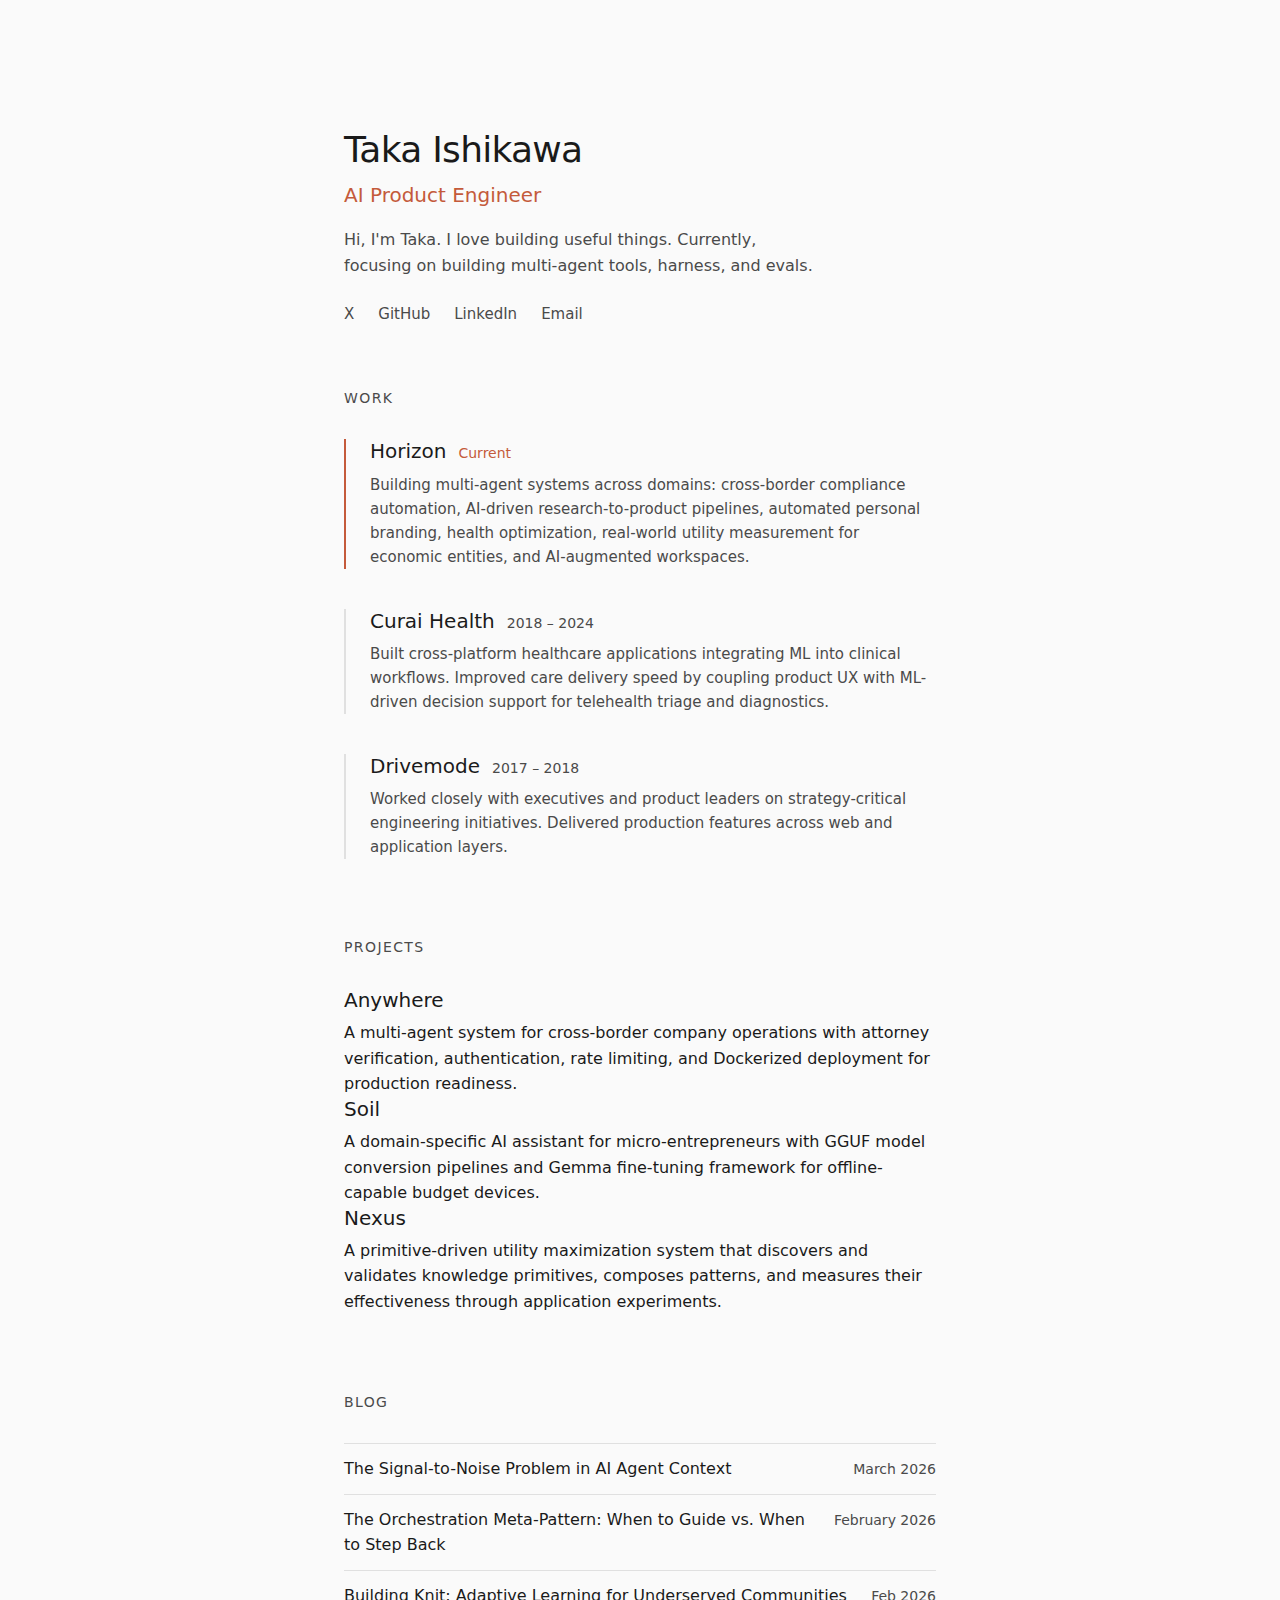
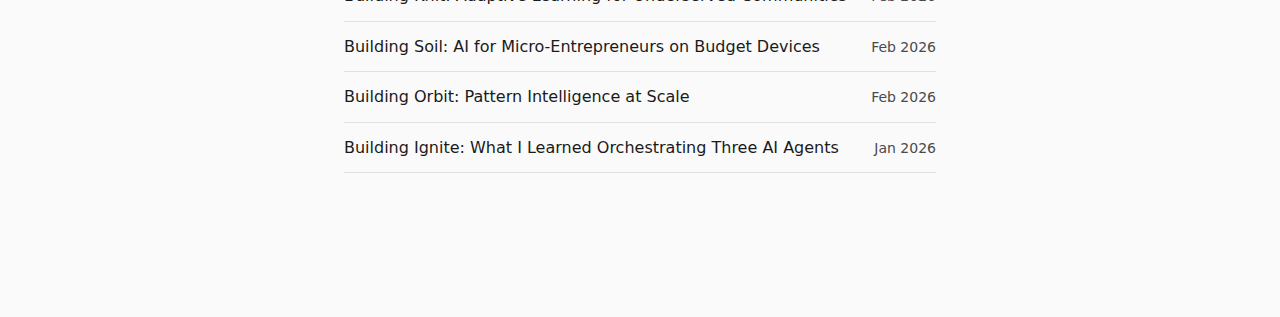
<file: index.html>
<!DOCTYPE html>
<html lang="en">
<head>
  <meta charset="UTF-8">
  <meta name="viewport" content="width=device-width, initial-scale=1.0">
  <title>Taka Ishikawa</title>
  <meta name="description" content="AI Product Engineer building multi-agent systems, evaluation frameworks, and tools for underserved markets.">
  <link rel="stylesheet" href="style.css">
</head>
<body>
  <main>
    <section class="hero">
      <h1>Taka Ishikawa</h1>
      <p class="role">AI Product Engineer</p>
      <p class="intro">Hi, I'm Taka. I love building useful things. Currently, focusing on building multi-agent tools, harness, and evals.</p>
      <div class="links">
        <a href="https://x.com/taka52ishikawa">X</a>
        <a href="https://github.com/TakaIshikawa">GitHub</a>
        <a href="https://www.linkedin.com/in/takahiroishikawa/">LinkedIn</a>
        <a href="mailto:hiro52ishikawa.us@gmail.com">Email</a>
      </div>
    </section>

    <section class="work">
      <h2>Work</h2>
      <div class="work-list">
        <article class="work-item current">
          <div class="work-header">
            <h3>Horizon</h3>
            <span class="period">Current</span>
          </div>
          <p>Building multi-agent systems across domains: cross-border compliance automation, AI-driven research-to-product pipelines, automated personal branding, health optimization, real-world utility measurement for economic entities, and AI-augmented workspaces.</p>
        </article>
        <article class="work-item">
          <div class="work-header">
            <h3>Curai Health</h3>
            <span class="period">2018 &ndash; 2024</span>
          </div>
          <p>Built cross-platform healthcare applications integrating ML into clinical workflows. Improved care delivery speed by coupling product UX with ML-driven decision support for telehealth triage and diagnostics.</p>
        </article>
        <article class="work-item">
          <div class="work-header">
            <h3>Drivemode</h3>
            <span class="period">2017 &ndash; 2018</span>
          </div>
          <p>Worked closely with executives and product leaders on strategy-critical engineering initiatives. Delivered production features across web and application layers.</p>
        </article>
      </div>
    </section>

    <section class="projects">
      <h2>Projects</h2>
      <div class="project-list">
        <article class="project">
          <h3>Anywhere</h3>
          <p>A multi-agent system for cross-border company operations with attorney verification, authentication, rate limiting, and Dockerized deployment for production readiness.</p>
        </article>
        <article class="project">
          <h3>Soil</h3>
          <p>A domain-specific AI assistant for micro-entrepreneurs with GGUF model conversion pipelines and Gemma fine-tuning framework for offline-capable budget devices.</p>
        </article>
        <article class="project">
          <h3>Nexus</h3>
          <p>A primitive-driven utility maximization system that discovers and validates knowledge primitives, composes patterns, and measures their effectiveness through application experiments.</p>
        </article>
      </div>
    </section>

    <section class="blog">
      <h2>Blog</h2>
      <ul class="posts">
          <li><a href="/blog/the-signal-to-noise-problem-in-ai-agent-context.html">The Signal-to-Noise Problem in AI Agent Context</a><span class="date">March 2026</span></li>
          <li><a href="/blog/the-orchestration-meta-pattern-when-to-guide-vs-when-to-step-back.html">The Orchestration Meta-Pattern: When to Guide vs. When to Step Back</a><span class="date">February 2026</span></li>
        <li>
          <a href="/blog/building-knit-adaptive-learning-for-underserved-communities.html">Building Knit: Adaptive Learning for Underserved Communities</a>
          <span class="date">Feb 2026</span>
        </li>
        <li>
          <a href="/blog/building-soil-ai-for-micro-entrepreneurs.html">Building Soil: AI for Micro-Entrepreneurs on Budget Devices</a>
          <span class="date">Feb 2026</span>
        </li>
        <li>
          <a href="/blog/building-orbit-pattern-intelligence-at-scale.html">Building Orbit: Pattern Intelligence at Scale</a>
          <span class="date">Feb 2026</span>
        </li>
        <li>
          <a href="/blog/building-ignite-what-i-learned-orchestrating-three-ai-agents.html">Building Ignite: What I Learned Orchestrating Three AI Agents</a>
          <span class="date">Jan 2026</span>
        </li>
      </ul>
    </section>

  </main>
</body>
</html>
</file>
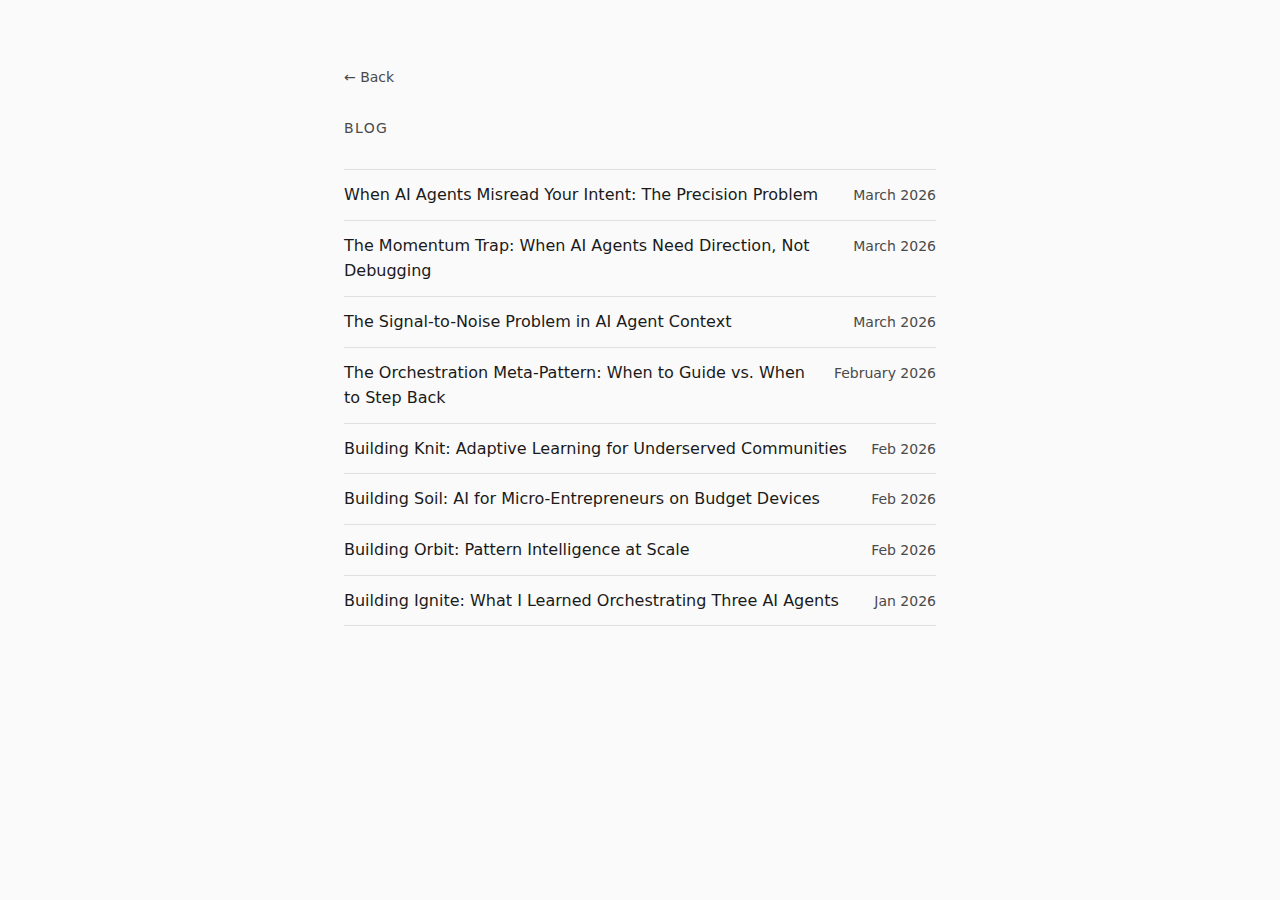
<file: blog/index.html>
<!DOCTYPE html>
<html lang="en">
<head>
  <meta charset="UTF-8">
  <meta name="viewport" content="width=device-width, initial-scale=1.0">
  <title>Blog - Takahiro Ishikawa</title>
  <meta name="description" content="All blog posts by Takahiro Ishikawa on AI agents, product engineering, and building useful systems.">
  <link rel="stylesheet" href="../style.css">
</head>
<body>
  <main>
    <a href="../index.html" class="back-link">&larr; Back</a>

    <section class="blog-archive">
      <h2>Blog</h2>

      <ul class="posts">
        <li><a href="when-ai-agents-misread-your-intent-the-precision-problem.html">When AI Agents Misread Your Intent: The Precision Problem</a><span class="date">March 2026</span></li>
        <li><a href="the-momentum-trap-when-ai-agents-need-direction-not-debugging.html">The Momentum Trap: When AI Agents Need Direction, Not Debugging</a><span class="date">March 2026</span></li>
        <li><a href="the-signal-to-noise-problem-in-ai-agent-context.html">The Signal-to-Noise Problem in AI Agent Context</a><span class="date">March 2026</span></li>
        <li><a href="the-orchestration-meta-pattern-when-to-guide-vs-when-to-step-back.html">The Orchestration Meta-Pattern: When to Guide vs. When to Step Back</a><span class="date">February 2026</span></li>
        <li><a href="building-knit-adaptive-learning-for-underserved-communities.html">Building Knit: Adaptive Learning for Underserved Communities</a><span class="date">Feb 2026</span></li>
        <li><a href="building-soil-ai-for-micro-entrepreneurs.html">Building Soil: AI for Micro-Entrepreneurs on Budget Devices</a><span class="date">Feb 2026</span></li>
        <li><a href="building-orbit-pattern-intelligence-at-scale.html">Building Orbit: Pattern Intelligence at Scale</a><span class="date">Feb 2026</span></li>
        <li><a href="building-ignite-what-i-learned-orchestrating-three-ai-agents.html">Building Ignite: What I Learned Orchestrating Three AI Agents</a><span class="date">Jan 2026</span></li>
      </ul>
    </section>
  </main>
</body>
</html>
</file>
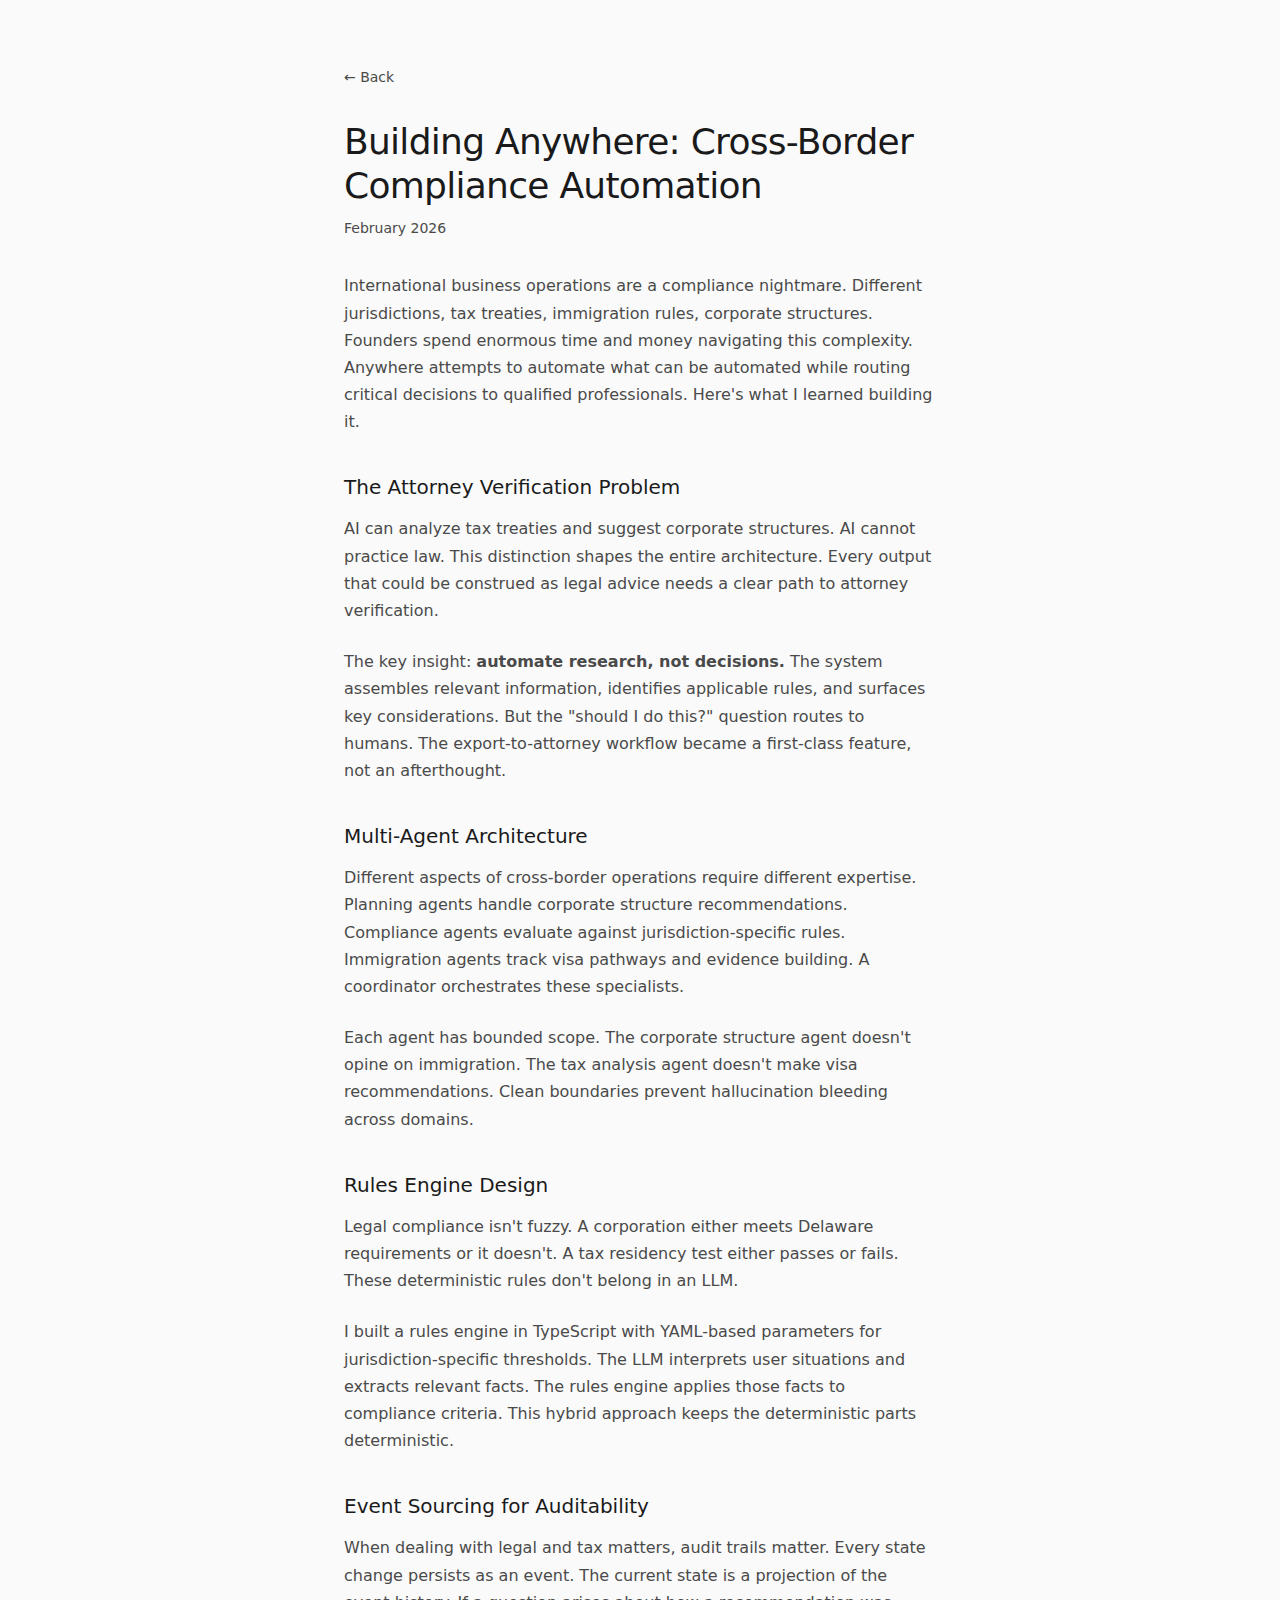
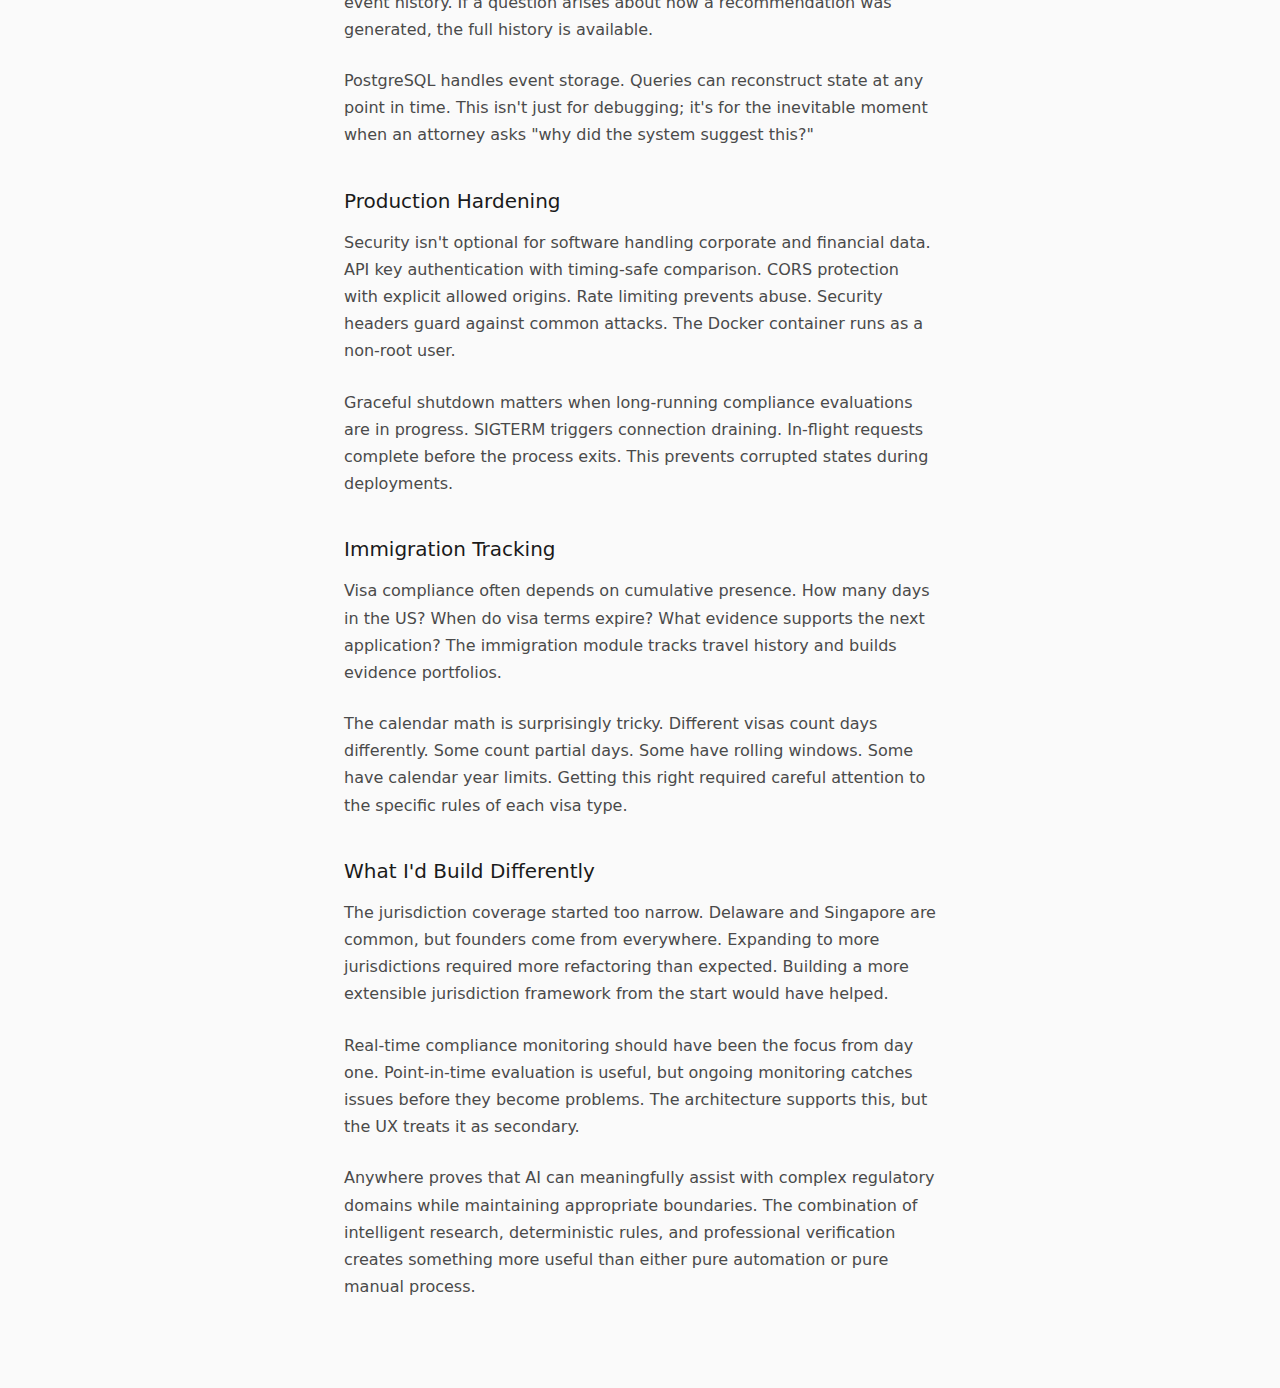
<file: blog/building-anywhere-cross-border-compliance-automation.html>
<!DOCTYPE html>
<html lang="en">
<head>
  <meta charset="UTF-8">
  <meta name="viewport" content="width=device-width, initial-scale=1.0">
  <title>Building Anywhere: Cross-Border Compliance Automation - Taka Ishikawa</title>
  <meta name="description" content="Building a multi-agent system for cross-border corporate compliance, combining AI-assisted structure planning with attorney verification workflows.">
  <link rel="stylesheet" href="../style.css">
</head>
<body>
  <main>
    <a href="/" class="back-link">&larr; Back</a>

    <article>
      <header class="post-header">
        <h1>Building Anywhere: Cross-Border Compliance Automation</h1>
        <span class="date">February 2026</span>
      </header>

      <div class="post-content">
        <p>International business operations are a compliance nightmare. Different jurisdictions, tax treaties, immigration rules, corporate structures. Founders spend enormous time and money navigating this complexity. Anywhere attempts to automate what can be automated while routing critical decisions to qualified professionals. Here's what I learned building it.</p>

<h2>The Attorney Verification Problem</h2>

<p>AI can analyze tax treaties and suggest corporate structures. AI cannot practice law. This distinction shapes the entire architecture. Every output that could be construed as legal advice needs a clear path to attorney verification.</p>

<p>The key insight: <strong>automate research, not decisions.</strong> The system assembles relevant information, identifies applicable rules, and surfaces key considerations. But the "should I do this?" question routes to humans. The export-to-attorney workflow became a first-class feature, not an afterthought.</p>

<h2>Multi-Agent Architecture</h2>

<p>Different aspects of cross-border operations require different expertise. Planning agents handle corporate structure recommendations. Compliance agents evaluate against jurisdiction-specific rules. Immigration agents track visa pathways and evidence building. A coordinator orchestrates these specialists.</p>

<p>Each agent has bounded scope. The corporate structure agent doesn't opine on immigration. The tax analysis agent doesn't make visa recommendations. Clean boundaries prevent hallucination bleeding across domains.</p>

<h2>Rules Engine Design</h2>

<p>Legal compliance isn't fuzzy. A corporation either meets Delaware requirements or it doesn't. A tax residency test either passes or fails. These deterministic rules don't belong in an LLM.</p>

<p>I built a rules engine in TypeScript with YAML-based parameters for jurisdiction-specific thresholds. The LLM interprets user situations and extracts relevant facts. The rules engine applies those facts to compliance criteria. This hybrid approach keeps the deterministic parts deterministic.</p>

<h2>Event Sourcing for Auditability</h2>

<p>When dealing with legal and tax matters, audit trails matter. Every state change persists as an event. The current state is a projection of the event history. If a question arises about how a recommendation was generated, the full history is available.</p>

<p>PostgreSQL handles event storage. Queries can reconstruct state at any point in time. This isn't just for debugging; it's for the inevitable moment when an attorney asks "why did the system suggest this?"</p>

<h2>Production Hardening</h2>

<p>Security isn't optional for software handling corporate and financial data. API key authentication with timing-safe comparison. CORS protection with explicit allowed origins. Rate limiting prevents abuse. Security headers guard against common attacks. The Docker container runs as a non-root user.</p>

<p>Graceful shutdown matters when long-running compliance evaluations are in progress. SIGTERM triggers connection draining. In-flight requests complete before the process exits. This prevents corrupted states during deployments.</p>

<h2>Immigration Tracking</h2>

<p>Visa compliance often depends on cumulative presence. How many days in the US? When do visa terms expire? What evidence supports the next application? The immigration module tracks travel history and builds evidence portfolios.</p>

<p>The calendar math is surprisingly tricky. Different visas count days differently. Some count partial days. Some have rolling windows. Some have calendar year limits. Getting this right required careful attention to the specific rules of each visa type.</p>

<h2>What I'd Build Differently</h2>

<p>The jurisdiction coverage started too narrow. Delaware and Singapore are common, but founders come from everywhere. Expanding to more jurisdictions required more refactoring than expected. Building a more extensible jurisdiction framework from the start would have helped.</p>

<p>Real-time compliance monitoring should have been the focus from day one. Point-in-time evaluation is useful, but ongoing monitoring catches issues before they become problems. The architecture supports this, but the UX treats it as secondary.</p>

<p>Anywhere proves that AI can meaningfully assist with complex regulatory domains while maintaining appropriate boundaries. The combination of intelligent research, deterministic rules, and professional verification creates something more useful than either pure automation or pure manual process.</p>
      </div>
    </article>
  </main>
</body>
</html>
</file>
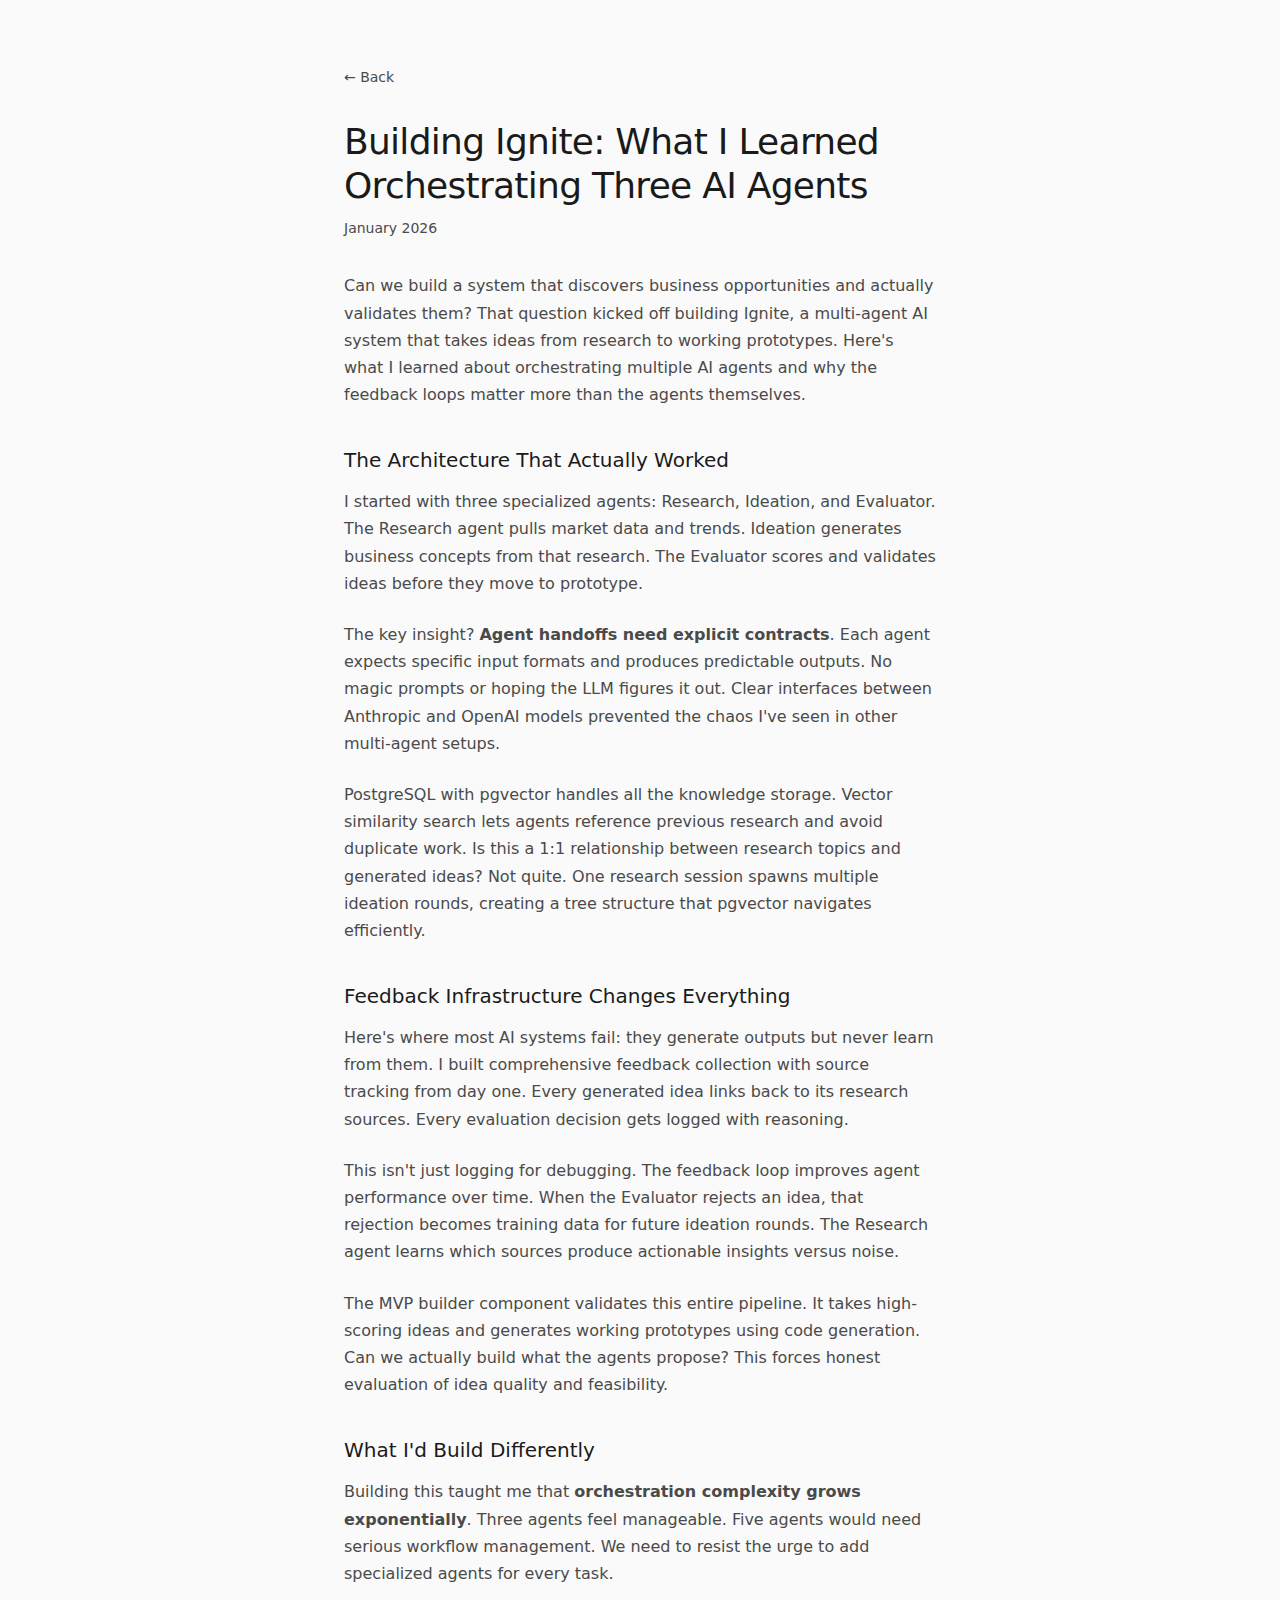
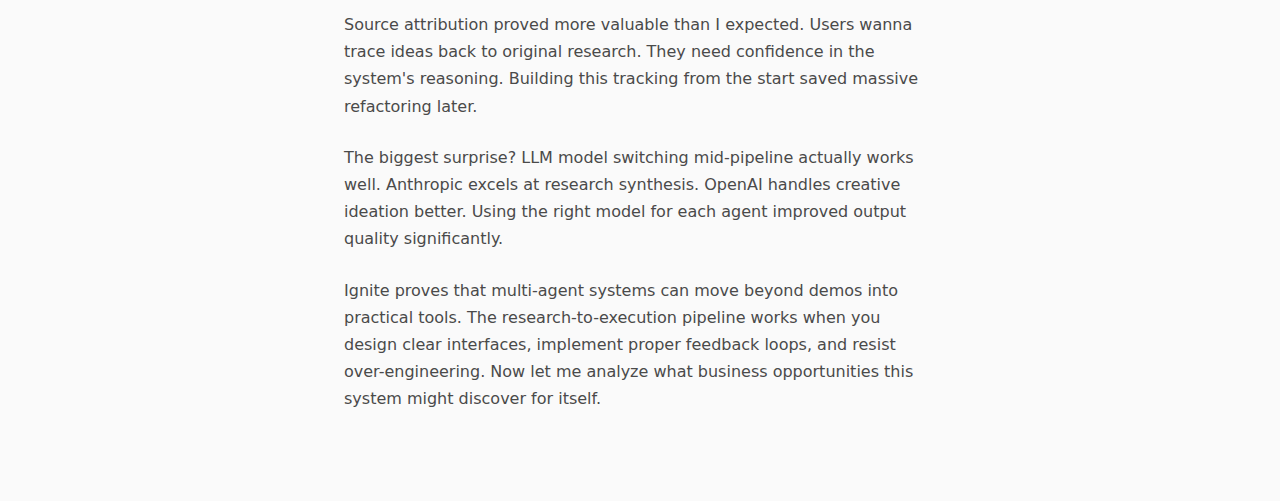
<file: blog/building-ignite-what-i-learned-orchestrating-three-ai-agents.html>
<!DOCTYPE html>
<html lang="en">
<head>
  <meta charset="UTF-8">
  <meta name="viewport" content="width=device-width, initial-scale=1.0">
  <title>Building Ignite: What I Learned Orchestrating Three AI Agents - Taka Ishikawa</title>
  <meta name="description" content="Built Ignite, a multi-agent AI system for discovering and evaluating business opportunities. Implemented a complete pipeline with Research, Ideation, and Evaluator agents.">
  <link rel="stylesheet" href="../style.css">
</head>
<body>
  <main>
    <a href="../index.html" class="back-link">&larr; Back</a>

    <article>
      <header class="post-header">
        <h1>Building Ignite: What I Learned Orchestrating Three AI Agents</h1>
        <span class="date">January 2026</span>
      </header>

      <div class="post-content">
        <p>Can we build a system that discovers business opportunities and actually validates them? That question kicked off building Ignite, a multi-agent AI system that takes ideas from research to working prototypes. Here's what I learned about orchestrating multiple AI agents and why the feedback loops matter more than the agents themselves.</p>

<h2>The Architecture That Actually Worked</h2>

<p>I started with three specialized agents: Research, Ideation, and Evaluator. The Research agent pulls market data and trends. Ideation generates business concepts from that research. The Evaluator scores and validates ideas before they move to prototype.</p>

<p>The key insight? <strong>Agent handoffs need explicit contracts</strong>. Each agent expects specific input formats and produces predictable outputs. No magic prompts or hoping the LLM figures it out. Clear interfaces between Anthropic and OpenAI models prevented the chaos I've seen in other multi-agent setups.</p>

<p>PostgreSQL with pgvector handles all the knowledge storage. Vector similarity search lets agents reference previous research and avoid duplicate work. Is this a 1:1 relationship between research topics and generated ideas? Not quite. One research session spawns multiple ideation rounds, creating a tree structure that pgvector navigates efficiently.</p>

<h2>Feedback Infrastructure Changes Everything</h2>

<p>Here's where most AI systems fail: they generate outputs but never learn from them. I built comprehensive feedback collection with source tracking from day one. Every generated idea links back to its research sources. Every evaluation decision gets logged with reasoning.</p>

<p>This isn't just logging for debugging. The feedback loop improves agent performance over time. When the Evaluator rejects an idea, that rejection becomes training data for future ideation rounds. The Research agent learns which sources produce actionable insights versus noise.</p>

<p>The MVP builder component validates this entire pipeline. It takes high-scoring ideas and generates working prototypes using code generation. Can we actually build what the agents propose? This forces honest evaluation of idea quality and feasibility.</p>

<h2>What I'd Build Differently</h2>

<p>Building this taught me that <strong>orchestration complexity grows exponentially</strong>. Three agents feel manageable. Five agents would need serious workflow management. We need to resist the urge to add specialized agents for every task.</p>

<p>Source attribution proved more valuable than I expected. Users wanna trace ideas back to original research. They need confidence in the system's reasoning. Building this tracking from the start saved massive refactoring later.</p>

<p>The biggest surprise? LLM model switching mid-pipeline actually works well. Anthropic excels at research synthesis. OpenAI handles creative ideation better. Using the right model for each agent improved output quality significantly.</p>

<p>Ignite proves that multi-agent systems can move beyond demos into practical tools. The research-to-execution pipeline works when you design clear interfaces, implement proper feedback loops, and resist over-engineering. Now let me analyze what business opportunities this system might discover for itself.</p>
      </div>
    </article>
  </main>
</body>
</html>
</file>
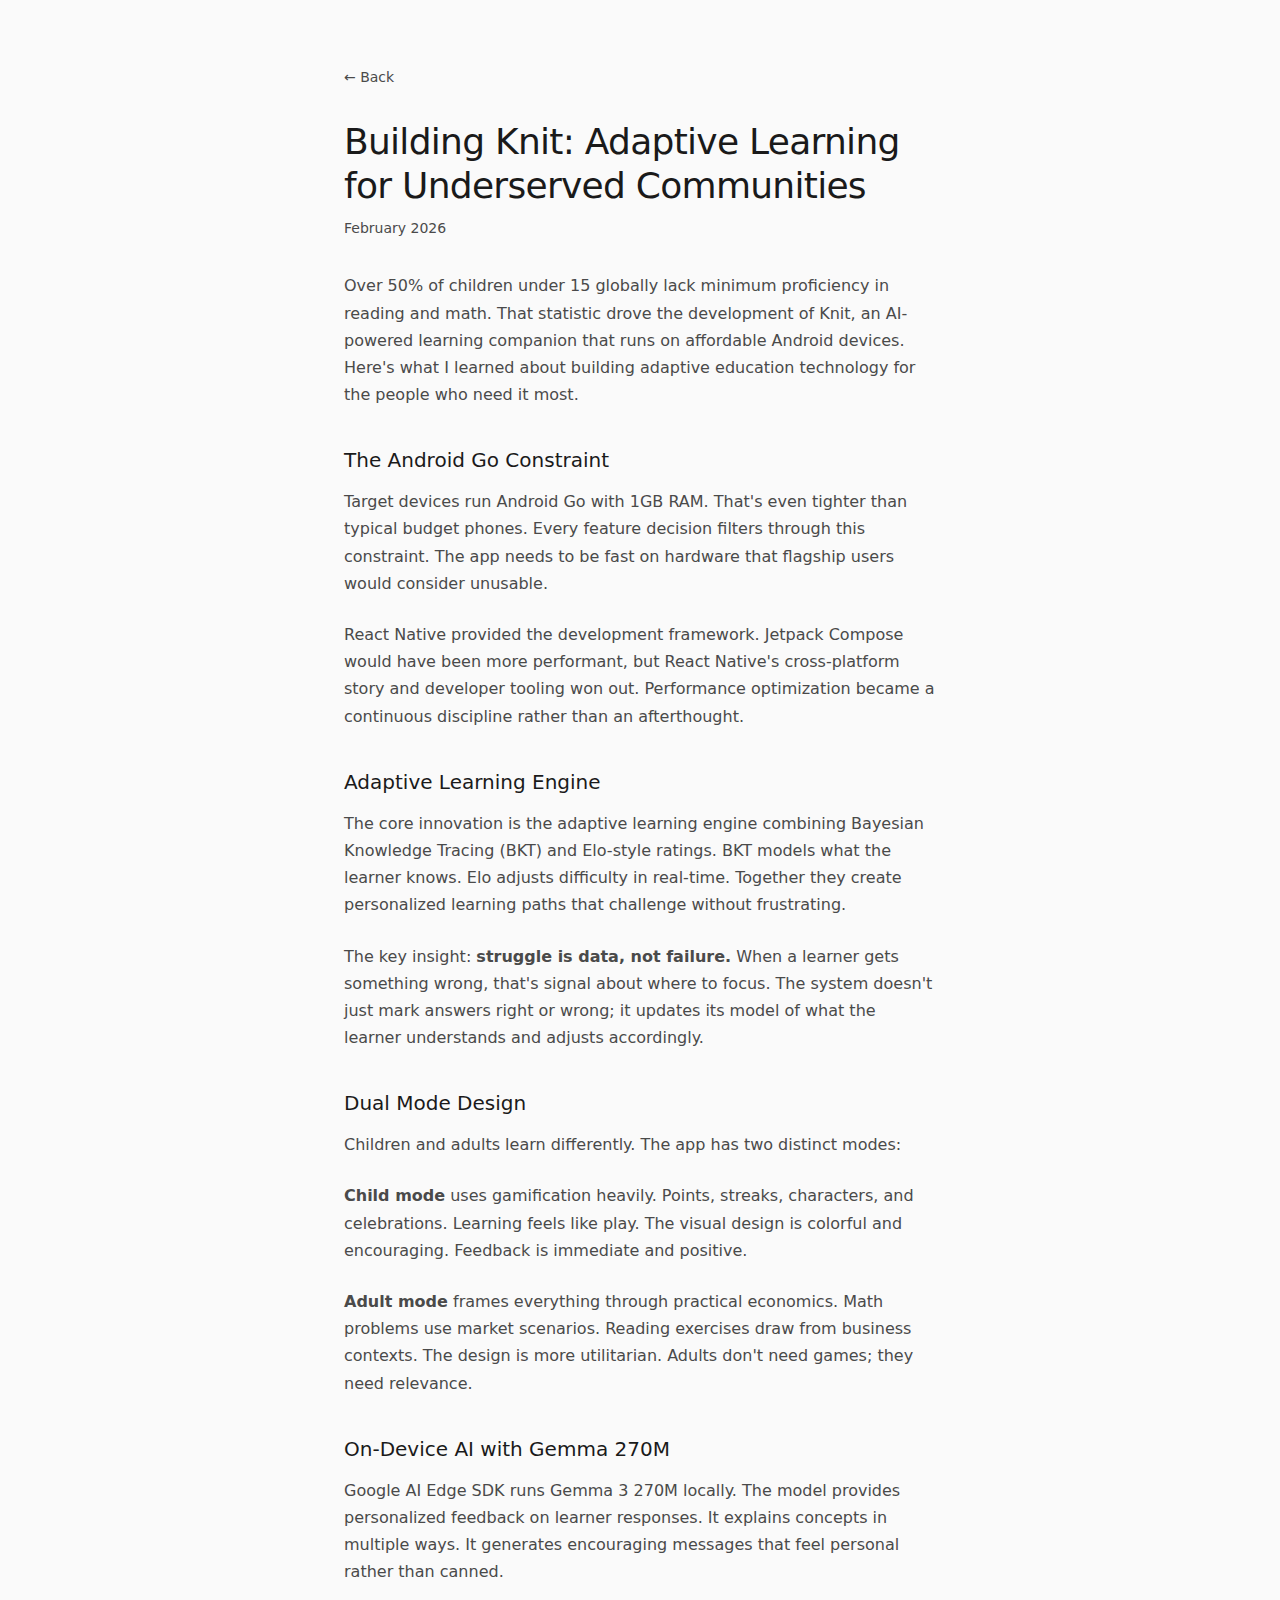
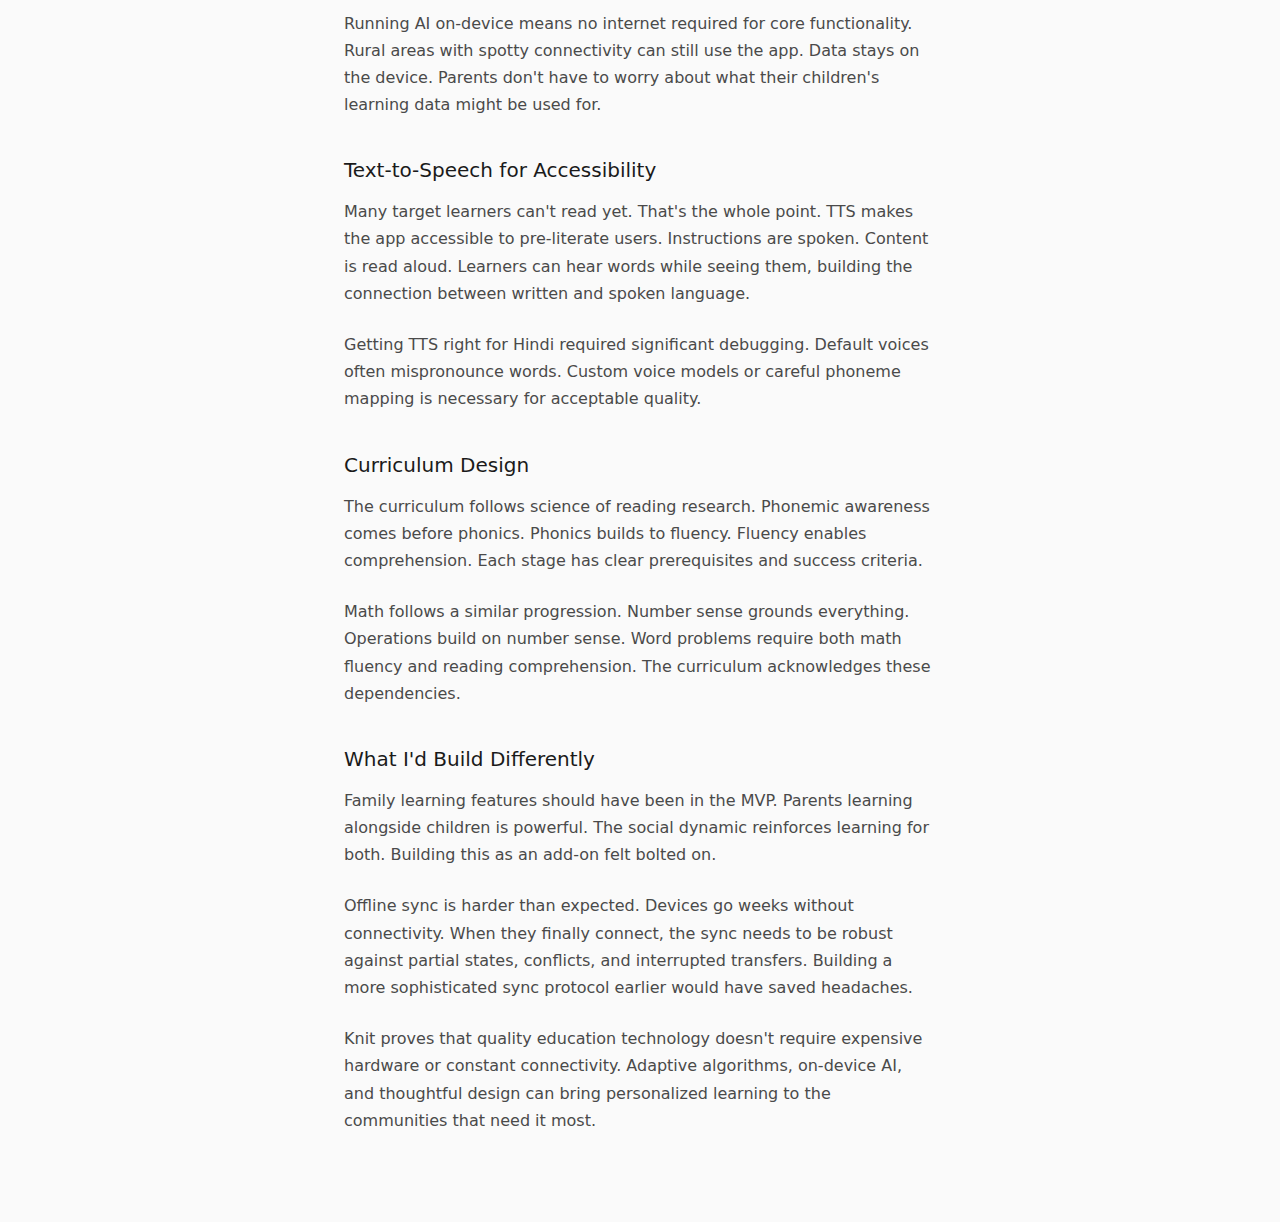
<file: blog/building-knit-adaptive-learning-for-underserved-communities.html>
<!DOCTYPE html>
<html lang="en">
<head>
  <meta charset="UTF-8">
  <meta name="viewport" content="width=device-width, initial-scale=1.0">
  <title>Building Knit: Adaptive Learning for Underserved Communities - Takahiro Ishikawa</title>
  <meta name="description" content="Building an AI-powered literacy and numeracy app with adaptive learning, gamification, and on-device AI for children and adults in underserved communities.">
  <link rel="stylesheet" href="../style.css">
</head>
<body>
  <main>
    <a href="../index.html" class="back-link">&larr; Back</a>

    <article>
      <header class="post-header">
        <h1>Building Knit: Adaptive Learning for Underserved Communities</h1>
        <span class="date">February 2026</span>
      </header>

      <div class="post-content">
        <p>Over 50% of children under 15 globally lack minimum proficiency in reading and math. That statistic drove the development of Knit, an AI-powered learning companion that runs on affordable Android devices. Here's what I learned about building adaptive education technology for the people who need it most.</p>

<h2>The Android Go Constraint</h2>

<p>Target devices run Android Go with 1GB RAM. That's even tighter than typical budget phones. Every feature decision filters through this constraint. The app needs to be fast on hardware that flagship users would consider unusable.</p>

<p>React Native provided the development framework. Jetpack Compose would have been more performant, but React Native's cross-platform story and developer tooling won out. Performance optimization became a continuous discipline rather than an afterthought.</p>

<h2>Adaptive Learning Engine</h2>

<p>The core innovation is the adaptive learning engine combining Bayesian Knowledge Tracing (BKT) and Elo-style ratings. BKT models what the learner knows. Elo adjusts difficulty in real-time. Together they create personalized learning paths that challenge without frustrating.</p>

<p>The key insight: <strong>struggle is data, not failure.</strong> When a learner gets something wrong, that's signal about where to focus. The system doesn't just mark answers right or wrong; it updates its model of what the learner understands and adjusts accordingly.</p>

<h2>Dual Mode Design</h2>

<p>Children and adults learn differently. The app has two distinct modes:</p>

<p><strong>Child mode</strong> uses gamification heavily. Points, streaks, characters, and celebrations. Learning feels like play. The visual design is colorful and encouraging. Feedback is immediate and positive.</p>

<p><strong>Adult mode</strong> frames everything through practical economics. Math problems use market scenarios. Reading exercises draw from business contexts. The design is more utilitarian. Adults don't need games; they need relevance.</p>

<h2>On-Device AI with Gemma 270M</h2>

<p>Google AI Edge SDK runs Gemma 3 270M locally. The model provides personalized feedback on learner responses. It explains concepts in multiple ways. It generates encouraging messages that feel personal rather than canned.</p>

<p>Running AI on-device means no internet required for core functionality. Rural areas with spotty connectivity can still use the app. Data stays on the device. Parents don't have to worry about what their children's learning data might be used for.</p>

<h2>Text-to-Speech for Accessibility</h2>

<p>Many target learners can't read yet. That's the whole point. TTS makes the app accessible to pre-literate users. Instructions are spoken. Content is read aloud. Learners can hear words while seeing them, building the connection between written and spoken language.</p>

<p>Getting TTS right for Hindi required significant debugging. Default voices often mispronounce words. Custom voice models or careful phoneme mapping is necessary for acceptable quality.</p>

<h2>Curriculum Design</h2>

<p>The curriculum follows science of reading research. Phonemic awareness comes before phonics. Phonics builds to fluency. Fluency enables comprehension. Each stage has clear prerequisites and success criteria.</p>

<p>Math follows a similar progression. Number sense grounds everything. Operations build on number sense. Word problems require both math fluency and reading comprehension. The curriculum acknowledges these dependencies.</p>

<h2>What I'd Build Differently</h2>

<p>Family learning features should have been in the MVP. Parents learning alongside children is powerful. The social dynamic reinforces learning for both. Building this as an add-on felt bolted on.</p>

<p>Offline sync is harder than expected. Devices go weeks without connectivity. When they finally connect, the sync needs to be robust against partial states, conflicts, and interrupted transfers. Building a more sophisticated sync protocol earlier would have saved headaches.</p>

<p>Knit proves that quality education technology doesn't require expensive hardware or constant connectivity. Adaptive algorithms, on-device AI, and thoughtful design can bring personalized learning to the communities that need it most.</p>
      </div>
    </article>
  </main>
</body>
</html>
</file>
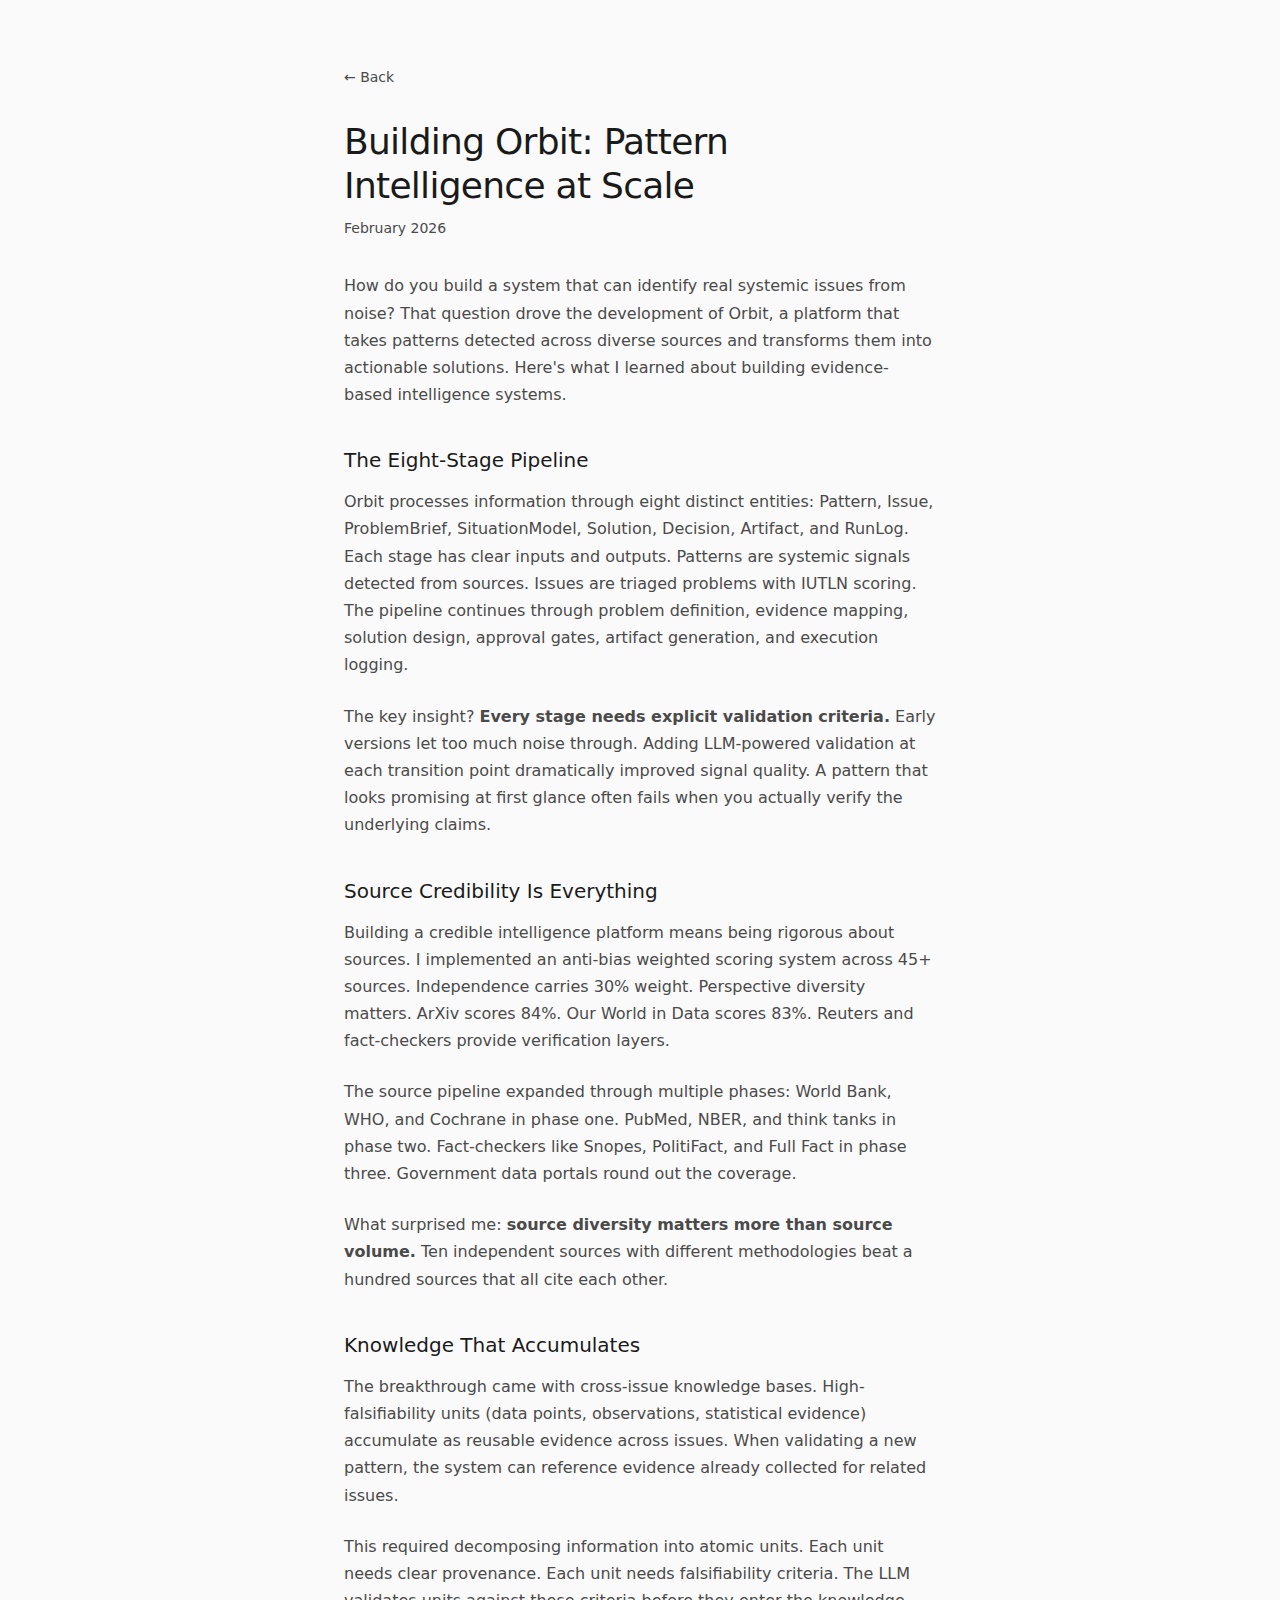
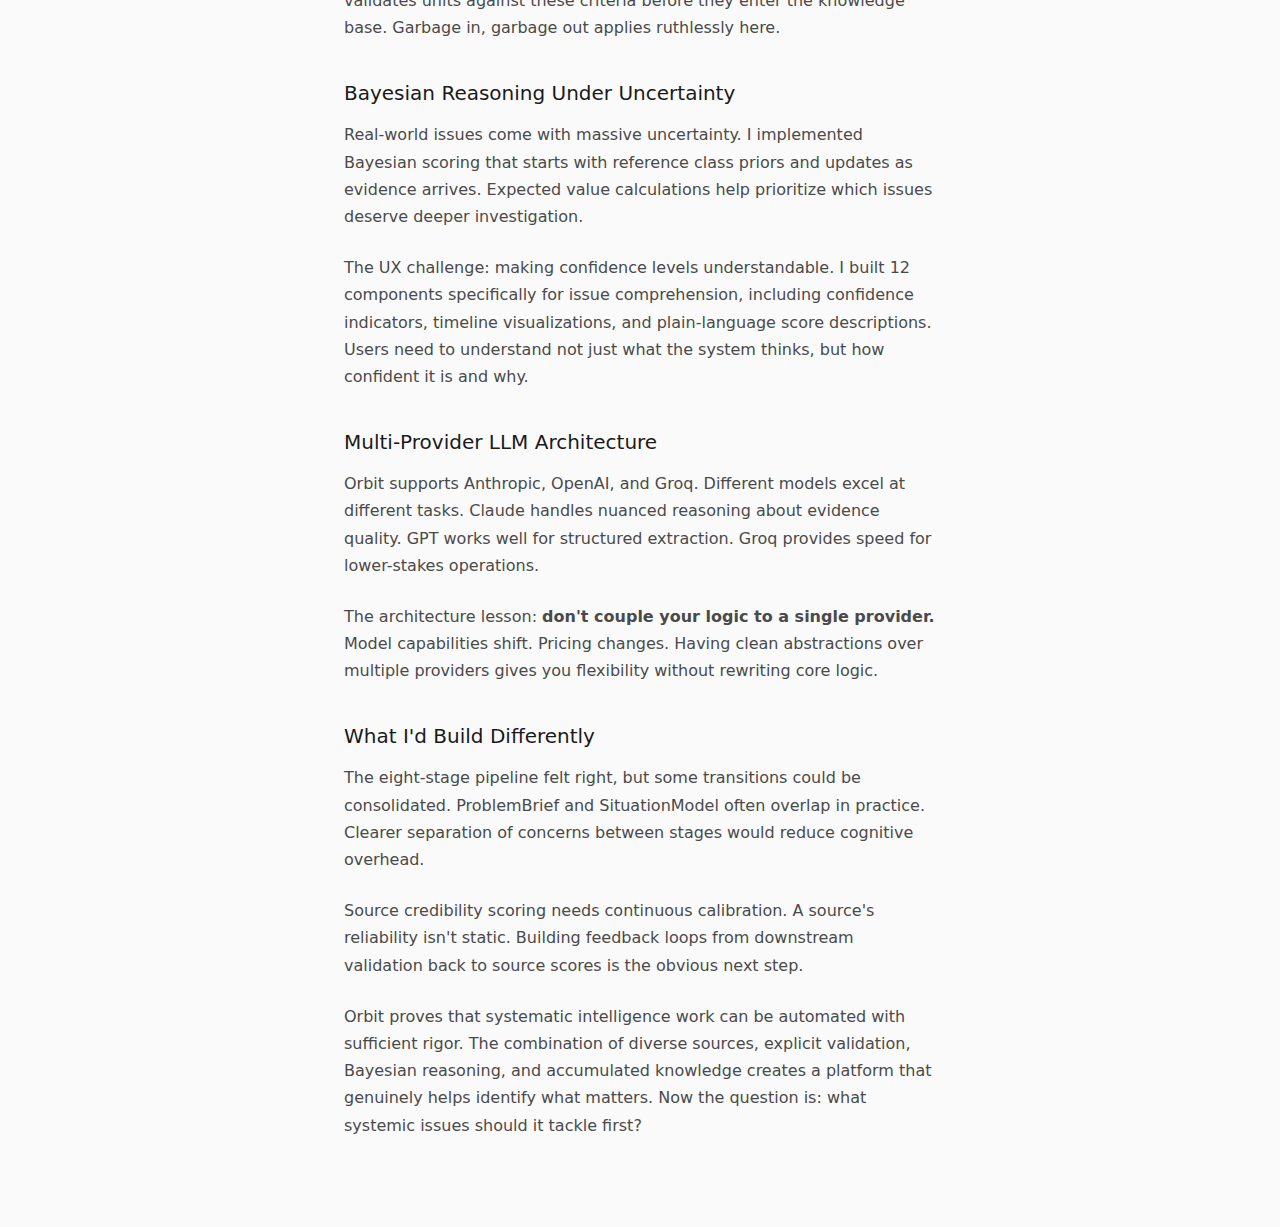
<file: blog/building-orbit-pattern-intelligence-at-scale.html>
<!DOCTYPE html>
<html lang="en">
<head>
  <meta charset="UTF-8">
  <meta name="viewport" content="width=device-width, initial-scale=1.0">
  <title>Building Orbit: Pattern Intelligence at Scale - Taka Ishikawa</title>
  <meta name="description" content="Built Orbit, a pattern intelligence platform that discovers systemic issues from diverse sources and develops solutions through an 8-stage pipeline with LLM-powered validation.">
  <link rel="stylesheet" href="../style.css">
</head>
<body>
  <main>
    <a href="../index.html" class="back-link">&larr; Back</a>

    <article>
      <header class="post-header">
        <h1>Building Orbit: Pattern Intelligence at Scale</h1>
        <span class="date">February 2026</span>
      </header>

      <div class="post-content">
        <p>How do you build a system that can identify real systemic issues from noise? That question drove the development of Orbit, a platform that takes patterns detected across diverse sources and transforms them into actionable solutions. Here's what I learned about building evidence-based intelligence systems.</p>

<h2>The Eight-Stage Pipeline</h2>

<p>Orbit processes information through eight distinct entities: Pattern, Issue, ProblemBrief, SituationModel, Solution, Decision, Artifact, and RunLog. Each stage has clear inputs and outputs. Patterns are systemic signals detected from sources. Issues are triaged problems with IUTLN scoring. The pipeline continues through problem definition, evidence mapping, solution design, approval gates, artifact generation, and execution logging.</p>

<p>The key insight? <strong>Every stage needs explicit validation criteria.</strong> Early versions let too much noise through. Adding LLM-powered validation at each transition point dramatically improved signal quality. A pattern that looks promising at first glance often fails when you actually verify the underlying claims.</p>

<h2>Source Credibility Is Everything</h2>

<p>Building a credible intelligence platform means being rigorous about sources. I implemented an anti-bias weighted scoring system across 45+ sources. Independence carries 30% weight. Perspective diversity matters. ArXiv scores 84%. Our World in Data scores 83%. Reuters and fact-checkers provide verification layers.</p>

<p>The source pipeline expanded through multiple phases: World Bank, WHO, and Cochrane in phase one. PubMed, NBER, and think tanks in phase two. Fact-checkers like Snopes, PolitiFact, and Full Fact in phase three. Government data portals round out the coverage.</p>

<p>What surprised me: <strong>source diversity matters more than source volume.</strong> Ten independent sources with different methodologies beat a hundred sources that all cite each other.</p>

<h2>Knowledge That Accumulates</h2>

<p>The breakthrough came with cross-issue knowledge bases. High-falsifiability units (data points, observations, statistical evidence) accumulate as reusable evidence across issues. When validating a new pattern, the system can reference evidence already collected for related issues.</p>

<p>This required decomposing information into atomic units. Each unit needs clear provenance. Each unit needs falsifiability criteria. The LLM validates units against these criteria before they enter the knowledge base. Garbage in, garbage out applies ruthlessly here.</p>

<h2>Bayesian Reasoning Under Uncertainty</h2>

<p>Real-world issues come with massive uncertainty. I implemented Bayesian scoring that starts with reference class priors and updates as evidence arrives. Expected value calculations help prioritize which issues deserve deeper investigation.</p>

<p>The UX challenge: making confidence levels understandable. I built 12 components specifically for issue comprehension, including confidence indicators, timeline visualizations, and plain-language score descriptions. Users need to understand not just what the system thinks, but how confident it is and why.</p>

<h2>Multi-Provider LLM Architecture</h2>

<p>Orbit supports Anthropic, OpenAI, and Groq. Different models excel at different tasks. Claude handles nuanced reasoning about evidence quality. GPT works well for structured extraction. Groq provides speed for lower-stakes operations.</p>

<p>The architecture lesson: <strong>don't couple your logic to a single provider.</strong> Model capabilities shift. Pricing changes. Having clean abstractions over multiple providers gives you flexibility without rewriting core logic.</p>

<h2>What I'd Build Differently</h2>

<p>The eight-stage pipeline felt right, but some transitions could be consolidated. ProblemBrief and SituationModel often overlap in practice. Clearer separation of concerns between stages would reduce cognitive overhead.</p>

<p>Source credibility scoring needs continuous calibration. A source's reliability isn't static. Building feedback loops from downstream validation back to source scores is the obvious next step.</p>

<p>Orbit proves that systematic intelligence work can be automated with sufficient rigor. The combination of diverse sources, explicit validation, Bayesian reasoning, and accumulated knowledge creates a platform that genuinely helps identify what matters. Now the question is: what systemic issues should it tackle first?</p>
      </div>
    </article>
  </main>
</body>
</html>
</file>
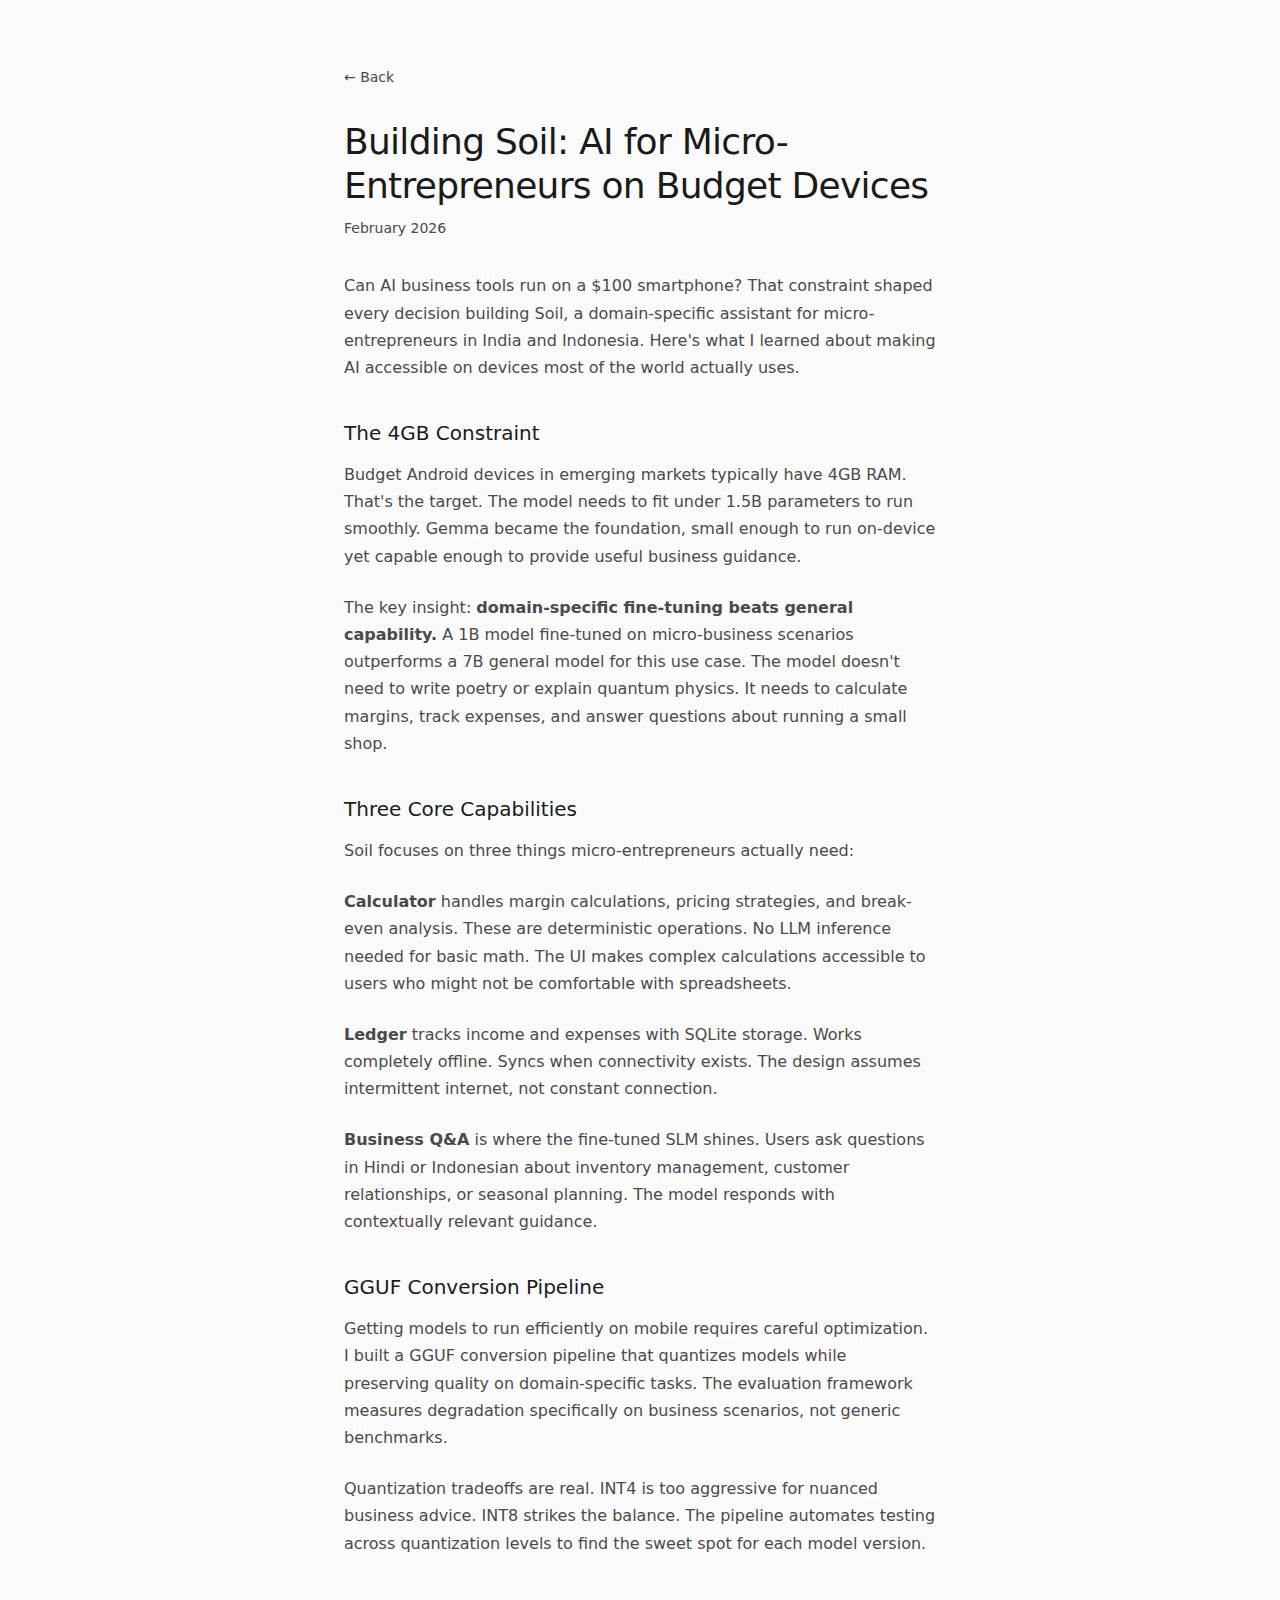
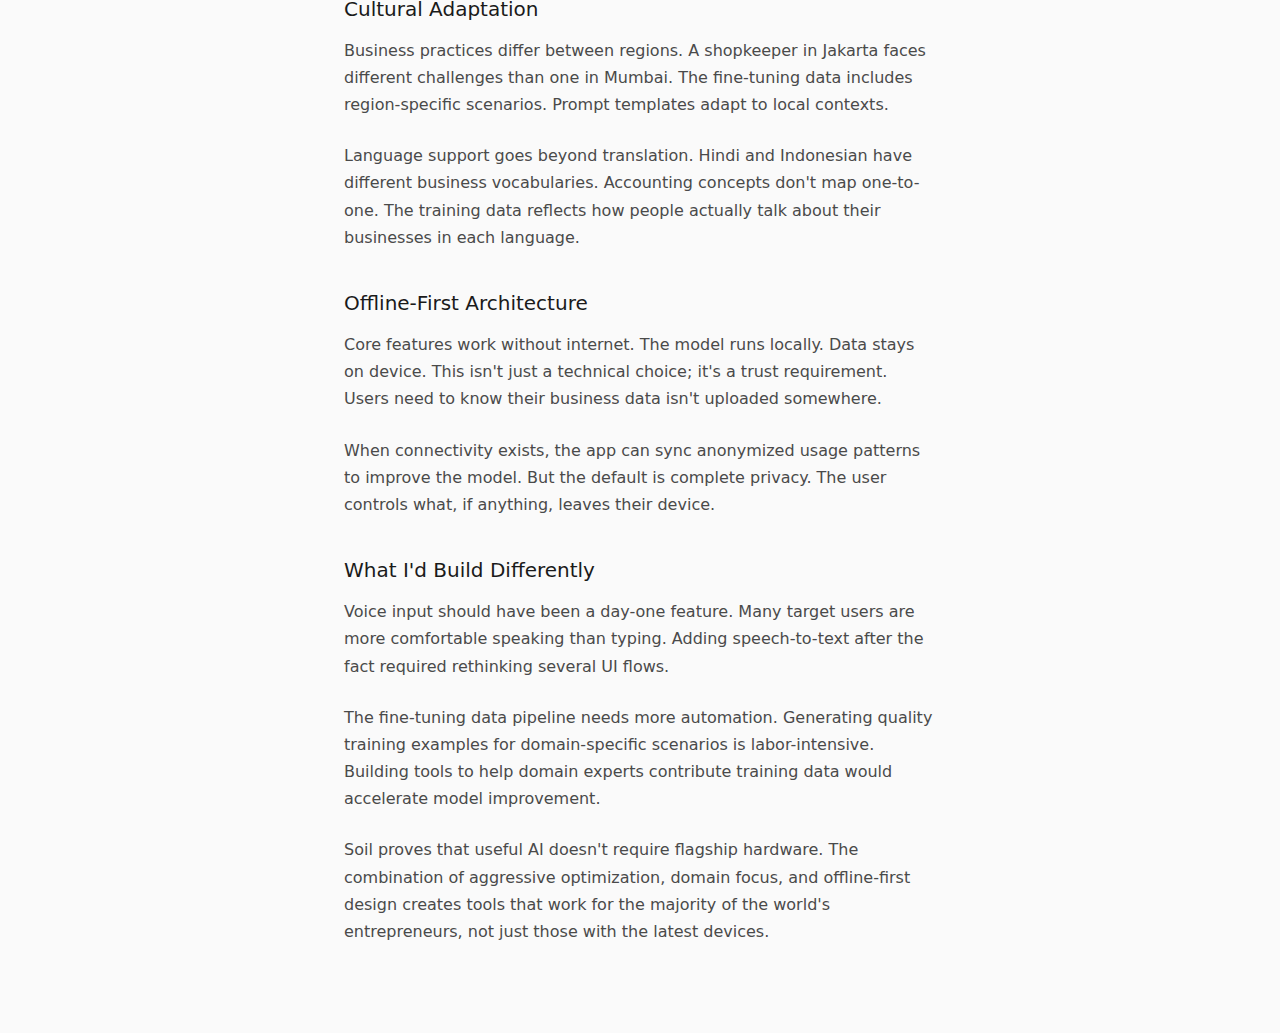
<file: blog/building-soil-ai-for-micro-entrepreneurs.html>
<!DOCTYPE html>
<html lang="en">
<head>
  <meta charset="UTF-8">
  <meta name="viewport" content="width=device-width, initial-scale=1.0">
  <title>Building Soil: AI for Micro-Entrepreneurs on Budget Devices - Taka Ishikawa</title>
  <meta name="description" content="Building a domain-specific AI assistant for micro-entrepreneurs in underserved markets, targeting 4GB RAM devices with offline-first capabilities and Gemma fine-tuning.">
  <link rel="stylesheet" href="../style.css">
</head>
<body>
  <main>
    <a href="../index.html" class="back-link">&larr; Back</a>

    <article>
      <header class="post-header">
        <h1>Building Soil: AI for Micro-Entrepreneurs on Budget Devices</h1>
        <span class="date">February 2026</span>
      </header>

      <div class="post-content">
        <p>Can AI business tools run on a $100 smartphone? That constraint shaped every decision building Soil, a domain-specific assistant for micro-entrepreneurs in India and Indonesia. Here's what I learned about making AI accessible on devices most of the world actually uses.</p>

<h2>The 4GB Constraint</h2>

<p>Budget Android devices in emerging markets typically have 4GB RAM. That's the target. The model needs to fit under 1.5B parameters to run smoothly. Gemma became the foundation, small enough to run on-device yet capable enough to provide useful business guidance.</p>

<p>The key insight: <strong>domain-specific fine-tuning beats general capability.</strong> A 1B model fine-tuned on micro-business scenarios outperforms a 7B general model for this use case. The model doesn't need to write poetry or explain quantum physics. It needs to calculate margins, track expenses, and answer questions about running a small shop.</p>

<h2>Three Core Capabilities</h2>

<p>Soil focuses on three things micro-entrepreneurs actually need:</p>

<p><strong>Calculator</strong> handles margin calculations, pricing strategies, and break-even analysis. These are deterministic operations. No LLM inference needed for basic math. The UI makes complex calculations accessible to users who might not be comfortable with spreadsheets.</p>

<p><strong>Ledger</strong> tracks income and expenses with SQLite storage. Works completely offline. Syncs when connectivity exists. The design assumes intermittent internet, not constant connection.</p>

<p><strong>Business Q&A</strong> is where the fine-tuned SLM shines. Users ask questions in Hindi or Indonesian about inventory management, customer relationships, or seasonal planning. The model responds with contextually relevant guidance.</p>

<h2>GGUF Conversion Pipeline</h2>

<p>Getting models to run efficiently on mobile requires careful optimization. I built a GGUF conversion pipeline that quantizes models while preserving quality on domain-specific tasks. The evaluation framework measures degradation specifically on business scenarios, not generic benchmarks.</p>

<p>Quantization tradeoffs are real. INT4 is too aggressive for nuanced business advice. INT8 strikes the balance. The pipeline automates testing across quantization levels to find the sweet spot for each model version.</p>

<h2>Cultural Adaptation</h2>

<p>Business practices differ between regions. A shopkeeper in Jakarta faces different challenges than one in Mumbai. The fine-tuning data includes region-specific scenarios. Prompt templates adapt to local contexts.</p>

<p>Language support goes beyond translation. Hindi and Indonesian have different business vocabularies. Accounting concepts don't map one-to-one. The training data reflects how people actually talk about their businesses in each language.</p>

<h2>Offline-First Architecture</h2>

<p>Core features work without internet. The model runs locally. Data stays on device. This isn't just a technical choice; it's a trust requirement. Users need to know their business data isn't uploaded somewhere.</p>

<p>When connectivity exists, the app can sync anonymized usage patterns to improve the model. But the default is complete privacy. The user controls what, if anything, leaves their device.</p>

<h2>What I'd Build Differently</h2>

<p>Voice input should have been a day-one feature. Many target users are more comfortable speaking than typing. Adding speech-to-text after the fact required rethinking several UI flows.</p>

<p>The fine-tuning data pipeline needs more automation. Generating quality training examples for domain-specific scenarios is labor-intensive. Building tools to help domain experts contribute training data would accelerate model improvement.</p>

<p>Soil proves that useful AI doesn't require flagship hardware. The combination of aggressive optimization, domain focus, and offline-first design creates tools that work for the majority of the world's entrepreneurs, not just those with the latest devices.</p>
      </div>
    </article>
  </main>
</body>
</html>
</file>
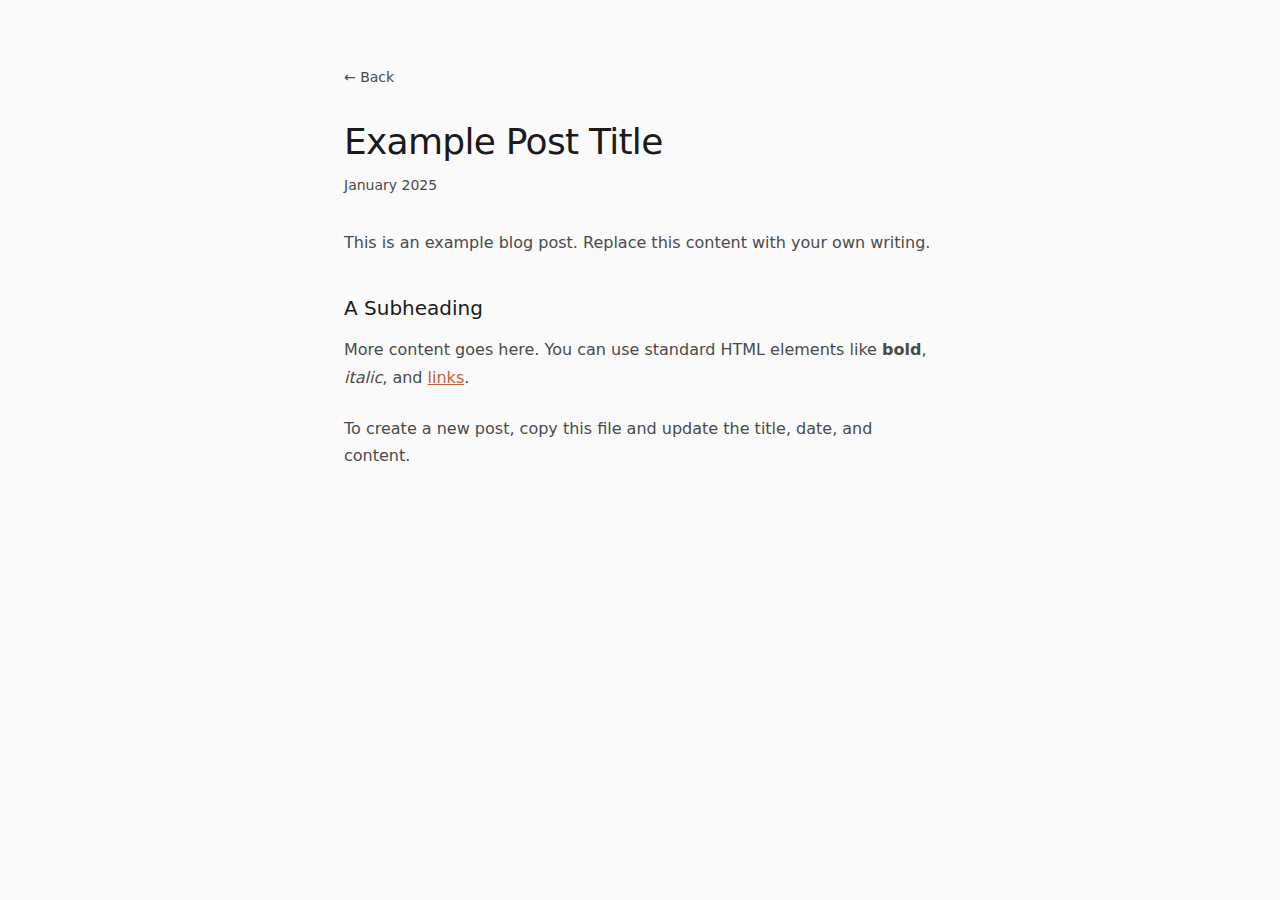
<file: blog/example-post.html>
<!DOCTYPE html>
<html lang="en">
<head>
  <meta charset="UTF-8">
  <meta name="viewport" content="width=device-width, initial-scale=1.0">
  <title>Example Post Title - Taka Ishikawa</title>
  <meta name="description" content="Brief description of this post.">
  <link rel="stylesheet" href="../style.css">
</head>
<body>
  <main>
    <a href="/" class="back-link">&larr; Back</a>

    <article>
      <header class="post-header">
        <h1>Example Post Title</h1>
        <span class="date">January 2025</span>
      </header>

      <div class="post-content">
        <p>This is an example blog post. Replace this content with your own writing.</p>

        <h2>A Subheading</h2>

        <p>More content goes here. You can use standard HTML elements like <strong>bold</strong>, <em>italic</em>, and <a href="#">links</a>.</p>

        <p>To create a new post, copy this file and update the title, date, and content.</p>
      </div>
    </article>
  </main>
</body>
</html>
</file>
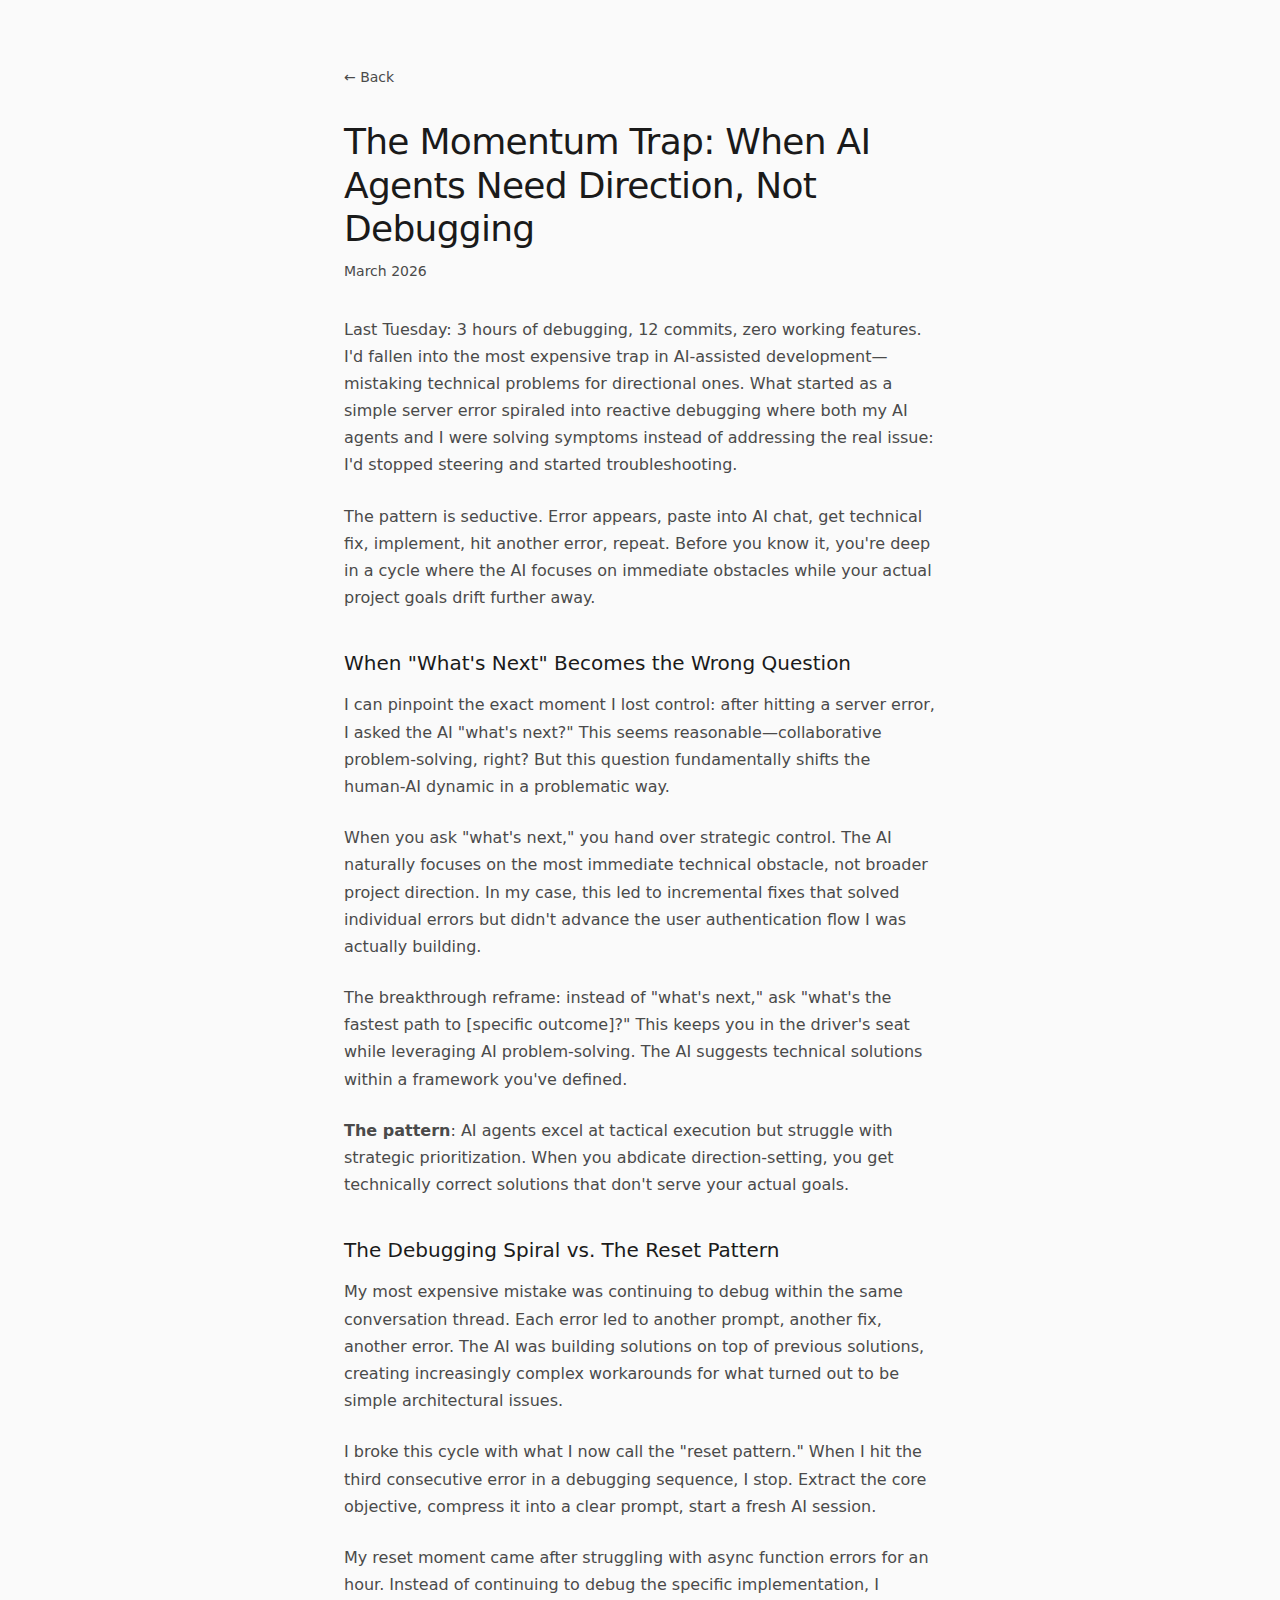
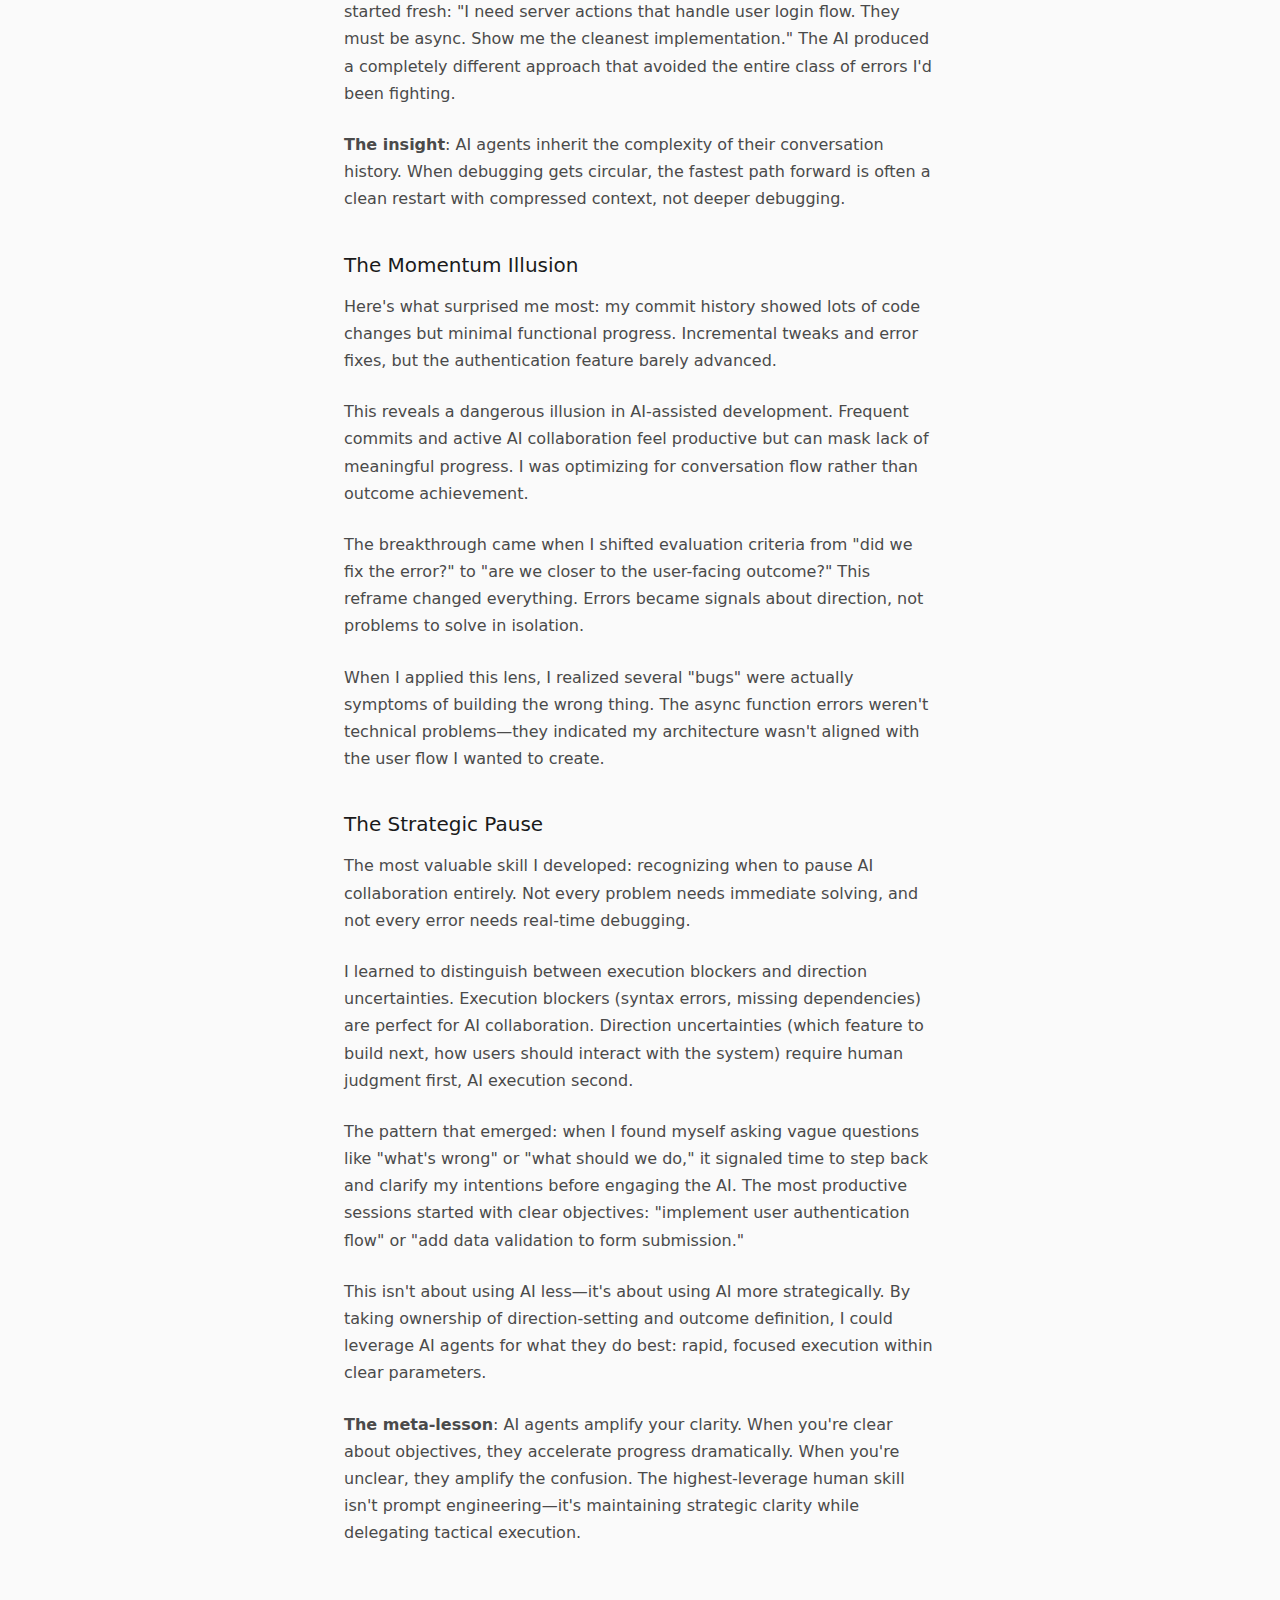
<file: blog/the-momentum-trap-when-ai-agents-need-direction-not-debugging.html>
<!DOCTYPE html>
<html lang="en">
<head>
  <meta charset="UTF-8">
  <meta name="viewport" content="width=device-width, initial-scale=1.0">
  <title>The Momentum Trap: When AI Agents Need Direction, Not Debugging - Taka Ishikawa</title>
  <meta name="description" content="Last Tuesday: 3 hours of debugging, 12 commits, zero working features. I'd fallen into the most expensive trap in AI-assisted development—mistaking technical...">
  <link rel="stylesheet" href="../style.css">
</head>
<body>
  <main>
    <a href="../index.html" class="back-link">&larr; Back</a>

    <article>
      <header class="post-header">
        <h1>The Momentum Trap: When AI Agents Need Direction, Not Debugging</h1>
        <span class="date">March 2026</span>
      </header>

      <div class="post-content">
        <p>Last Tuesday: 3 hours of debugging, 12 commits, zero working features. I'd fallen into the most expensive trap in AI-assisted development—mistaking technical problems for directional ones. What started as a simple server error spiraled into reactive debugging where both my AI agents and I were solving symptoms instead of addressing the real issue: I'd stopped steering and started troubleshooting.</p>
        <p>The pattern is seductive. Error appears, paste into AI chat, get technical fix, implement, hit another error, repeat. Before you know it, you're deep in a cycle where the AI focuses on immediate obstacles while your actual project goals drift further away.</p>
        <h2>When "What's Next" Becomes the Wrong Question</h2>
        <p>I can pinpoint the exact moment I lost control: after hitting a server error, I asked the AI "what's next?" This seems reasonable—collaborative problem-solving, right? But this question fundamentally shifts the human-AI dynamic in a problematic way.</p>
        <p>When you ask "what's next," you hand over strategic control. The AI naturally focuses on the most immediate technical obstacle, not broader project direction. In my case, this led to incremental fixes that solved individual errors but didn't advance the user authentication flow I was actually building.</p>
        <p>The breakthrough reframe: instead of "what's next," ask "what's the fastest path to [specific outcome]?" This keeps you in the driver's seat while leveraging AI problem-solving. The AI suggests technical solutions within a framework you've defined.</p>
        <p><strong>The pattern</strong>: AI agents excel at tactical execution but struggle with strategic prioritization. When you abdicate direction-setting, you get technically correct solutions that don't serve your actual goals.</p>
        <h2>The Debugging Spiral vs. The Reset Pattern</h2>
        <p>My most expensive mistake was continuing to debug within the same conversation thread. Each error led to another prompt, another fix, another error. The AI was building solutions on top of previous solutions, creating increasingly complex workarounds for what turned out to be simple architectural issues.</p>
        <p>I broke this cycle with what I now call the "reset pattern." When I hit the third consecutive error in a debugging sequence, I stop. Extract the core objective, compress it into a clear prompt, start a fresh AI session.</p>
        <p>My reset moment came after struggling with async function errors for an hour. Instead of continuing to debug the specific implementation, I started fresh: "I need server actions that handle user login flow. They must be async. Show me the cleanest implementation." The AI produced a completely different approach that avoided the entire class of errors I'd been fighting.</p>
        <p><strong>The insight</strong>: AI agents inherit the complexity of their conversation history. When debugging gets circular, the fastest path forward is often a clean restart with compressed context, not deeper debugging.</p>
        <h2>The Momentum Illusion</h2>
        <p>Here's what surprised me most: my commit history showed lots of code changes but minimal functional progress. Incremental tweaks and error fixes, but the authentication feature barely advanced.</p>
        <p>This reveals a dangerous illusion in AI-assisted development. Frequent commits and active AI collaboration feel productive but can mask lack of meaningful progress. I was optimizing for conversation flow rather than outcome achievement.</p>
        <p>The breakthrough came when I shifted evaluation criteria from "did we fix the error?" to "are we closer to the user-facing outcome?" This reframe changed everything. Errors became signals about direction, not problems to solve in isolation.</p>
        <p>When I applied this lens, I realized several "bugs" were actually symptoms of building the wrong thing. The async function errors weren't technical problems—they indicated my architecture wasn't aligned with the user flow I wanted to create.</p>
        <h2>The Strategic Pause</h2>
        <p>The most valuable skill I developed: recognizing when to pause AI collaboration entirely. Not every problem needs immediate solving, and not every error needs real-time debugging.</p>
        <p>I learned to distinguish between execution blockers and direction uncertainties. Execution blockers (syntax errors, missing dependencies) are perfect for AI collaboration. Direction uncertainties (which feature to build next, how users should interact with the system) require human judgment first, AI execution second.</p>
        <p>The pattern that emerged: when I found myself asking vague questions like "what's wrong" or "what should we do," it signaled time to step back and clarify my intentions before engaging the AI. The most productive sessions started with clear objectives: "implement user authentication flow" or "add data validation to form submission."</p>
        <p>This isn't about using AI less—it's about using AI more strategically. By taking ownership of direction-setting and outcome definition, I could leverage AI agents for what they do best: rapid, focused execution within clear parameters.</p>
        <p><strong>The meta-lesson</strong>: AI agents amplify your clarity. When you're clear about objectives, they accelerate progress dramatically. When you're unclear, they amplify the confusion. The highest-leverage human skill isn't prompt engineering—it's maintaining strategic clarity while delegating tactical execution.</p>
      </div>
    </article>
  </main>
</body>
</html>
</file>
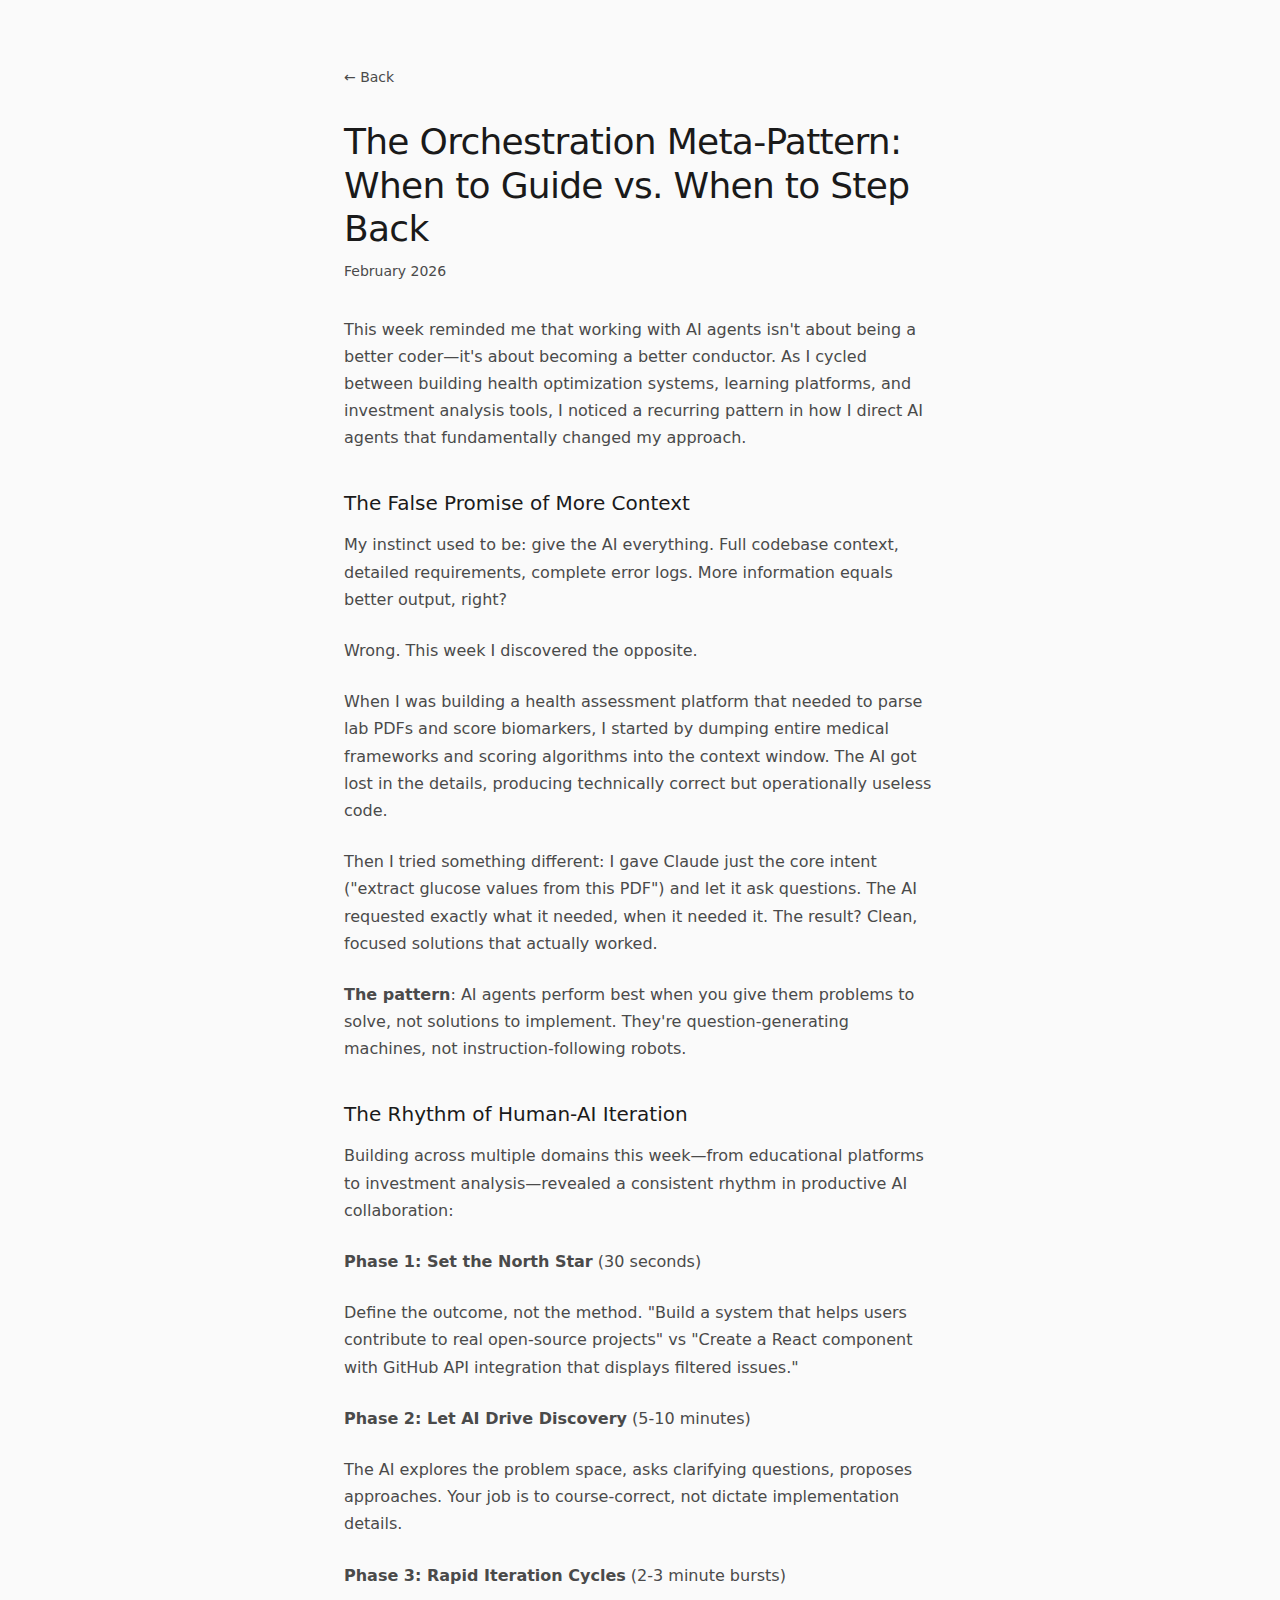
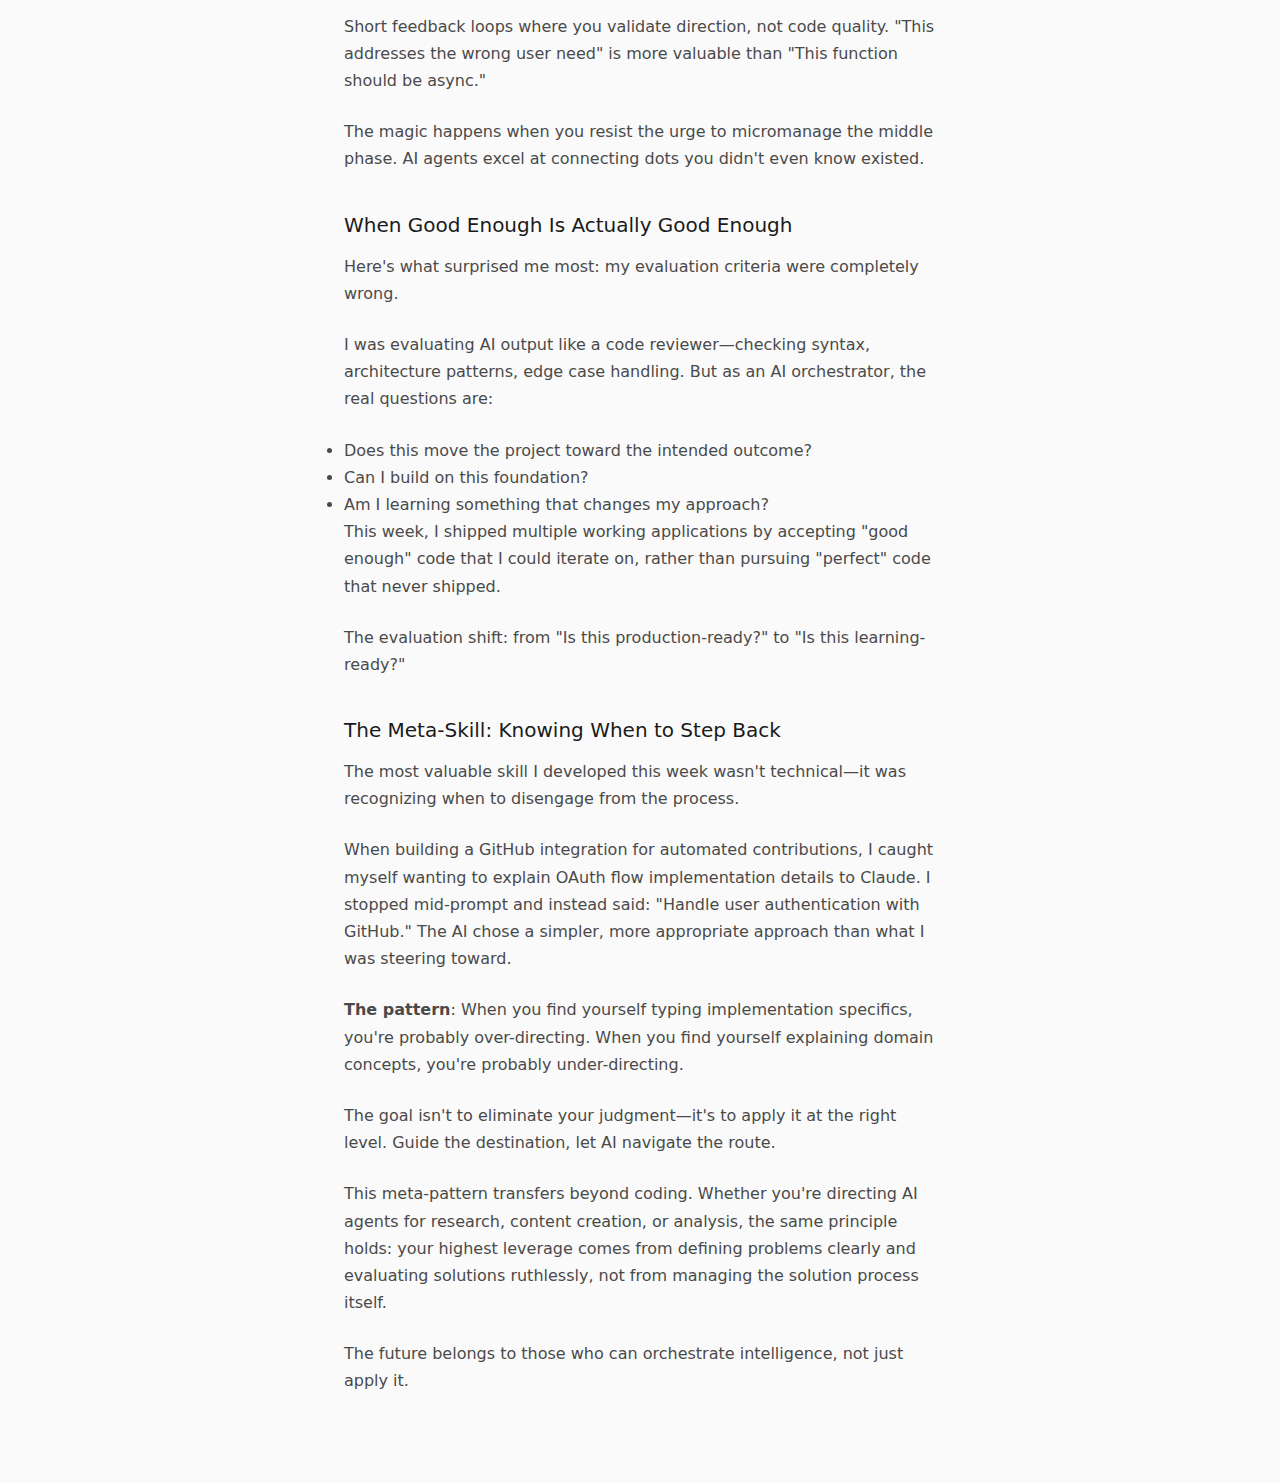
<file: blog/the-orchestration-meta-pattern-when-to-guide-vs-when-to-step-back.html>
<!DOCTYPE html>
<html lang="en">
<head>
  <meta charset="UTF-8">
  <meta name="viewport" content="width=device-width, initial-scale=1.0">
  <title>The Orchestration Meta-Pattern: When to Guide vs. When to Step Back - Takahiro Ishikawa</title>
  <meta name="description" content="This week reminded me that working with AI agents isn't about being a better coder—it's about becoming a better conductor. As I cycled between building healt...">
  <link rel="stylesheet" href="../style.css">
</head>
<body>
  <main>
    <a href="../index.html" class="back-link">&larr; Back</a>

    <article>
      <header class="post-header">
        <h1>The Orchestration Meta-Pattern: When to Guide vs. When to Step Back</h1>
        <span class="date">February 2026</span>
      </header>

      <div class="post-content">
        <p>This week reminded me that working with AI agents isn't about being a better coder—it's about becoming a better conductor. As I cycled between building health optimization systems, learning platforms, and investment analysis tools, I noticed a recurring pattern in how I direct AI agents that fundamentally changed my approach.</p>
        <h2>The False Promise of More Context</h2>
        <p>My instinct used to be: give the AI everything. Full codebase context, detailed requirements, complete error logs. More information equals better output, right?</p>
        <p>Wrong. This week I discovered the opposite.</p>
        <p>When I was building a health assessment platform that needed to parse lab PDFs and score biomarkers, I started by dumping entire medical frameworks and scoring algorithms into the context window. The AI got lost in the details, producing technically correct but operationally useless code.</p>
        <p>Then I tried something different: I gave Claude just the core intent ("extract glucose values from this PDF") and let it ask questions. The AI requested exactly what it needed, when it needed it. The result? Clean, focused solutions that actually worked.</p>
        <p><strong>The pattern</strong>: AI agents perform best when you give them problems to solve, not solutions to implement. They're question-generating machines, not instruction-following robots.</p>
        <h2>The Rhythm of Human-AI Iteration</h2>
        <p>Building across multiple domains this week—from educational platforms to investment analysis—revealed a consistent rhythm in productive AI collaboration:</p>
        <p><strong>Phase 1: Set the North Star</strong> (30 seconds)</p>
        <p>Define the outcome, not the method. "Build a system that helps users contribute to real open-source projects" vs "Create a React component with GitHub API integration that displays filtered issues."</p>
        <p><strong>Phase 2: Let AI Drive Discovery</strong> (5-10 minutes)</p>
        <p>The AI explores the problem space, asks clarifying questions, proposes approaches. Your job is to course-correct, not dictate implementation details.</p>
        <p><strong>Phase 3: Rapid Iteration Cycles</strong> (2-3 minute bursts)</p>
        <p>Short feedback loops where you validate direction, not code quality. "This addresses the wrong user need" is more valuable than "This function should be async."</p>
        <p>The magic happens when you resist the urge to micromanage the middle phase. AI agents excel at connecting dots you didn't even know existed.</p>
        <h2>When Good Enough Is Actually Good Enough</h2>
        <p>Here's what surprised me most: my evaluation criteria were completely wrong.</p>
        <p>I was evaluating AI output like a code reviewer—checking syntax, architecture patterns, edge case handling. But as an AI orchestrator, the real questions are:</p>
        <li>Does this move the project toward the intended outcome?</li>
        <li>Can I build on this foundation?</li>
        <li>Am I learning something that changes my approach?</li>
        <p>This week, I shipped multiple working applications by accepting "good enough" code that I could iterate on, rather than pursuing "perfect" code that never shipped.</p>
        <p>The evaluation shift: from "Is this production-ready?" to "Is this learning-ready?"</p>
        <h2>The Meta-Skill: Knowing When to Step Back</h2>
        <p>The most valuable skill I developed this week wasn't technical—it was recognizing when to disengage from the process.</p>
        <p>When building a GitHub integration for automated contributions, I caught myself wanting to explain OAuth flow implementation details to Claude. I stopped mid-prompt and instead said: "Handle user authentication with GitHub." The AI chose a simpler, more appropriate approach than what I was steering toward.</p>
        <p><strong>The pattern</strong>: When you find yourself typing implementation specifics, you're probably over-directing. When you find yourself explaining domain concepts, you're probably under-directing.</p>
        <p>The goal isn't to eliminate your judgment—it's to apply it at the right level. Guide the destination, let AI navigate the route.</p>
        <p>This meta-pattern transfers beyond coding. Whether you're directing AI agents for research, content creation, or analysis, the same principle holds: your highest leverage comes from defining problems clearly and evaluating solutions ruthlessly, not from managing the solution process itself.</p>
        <p>The future belongs to those who can orchestrate intelligence, not just apply it.</p>
      </div>
    </article>
  </main>
</body>
</html>
</file>
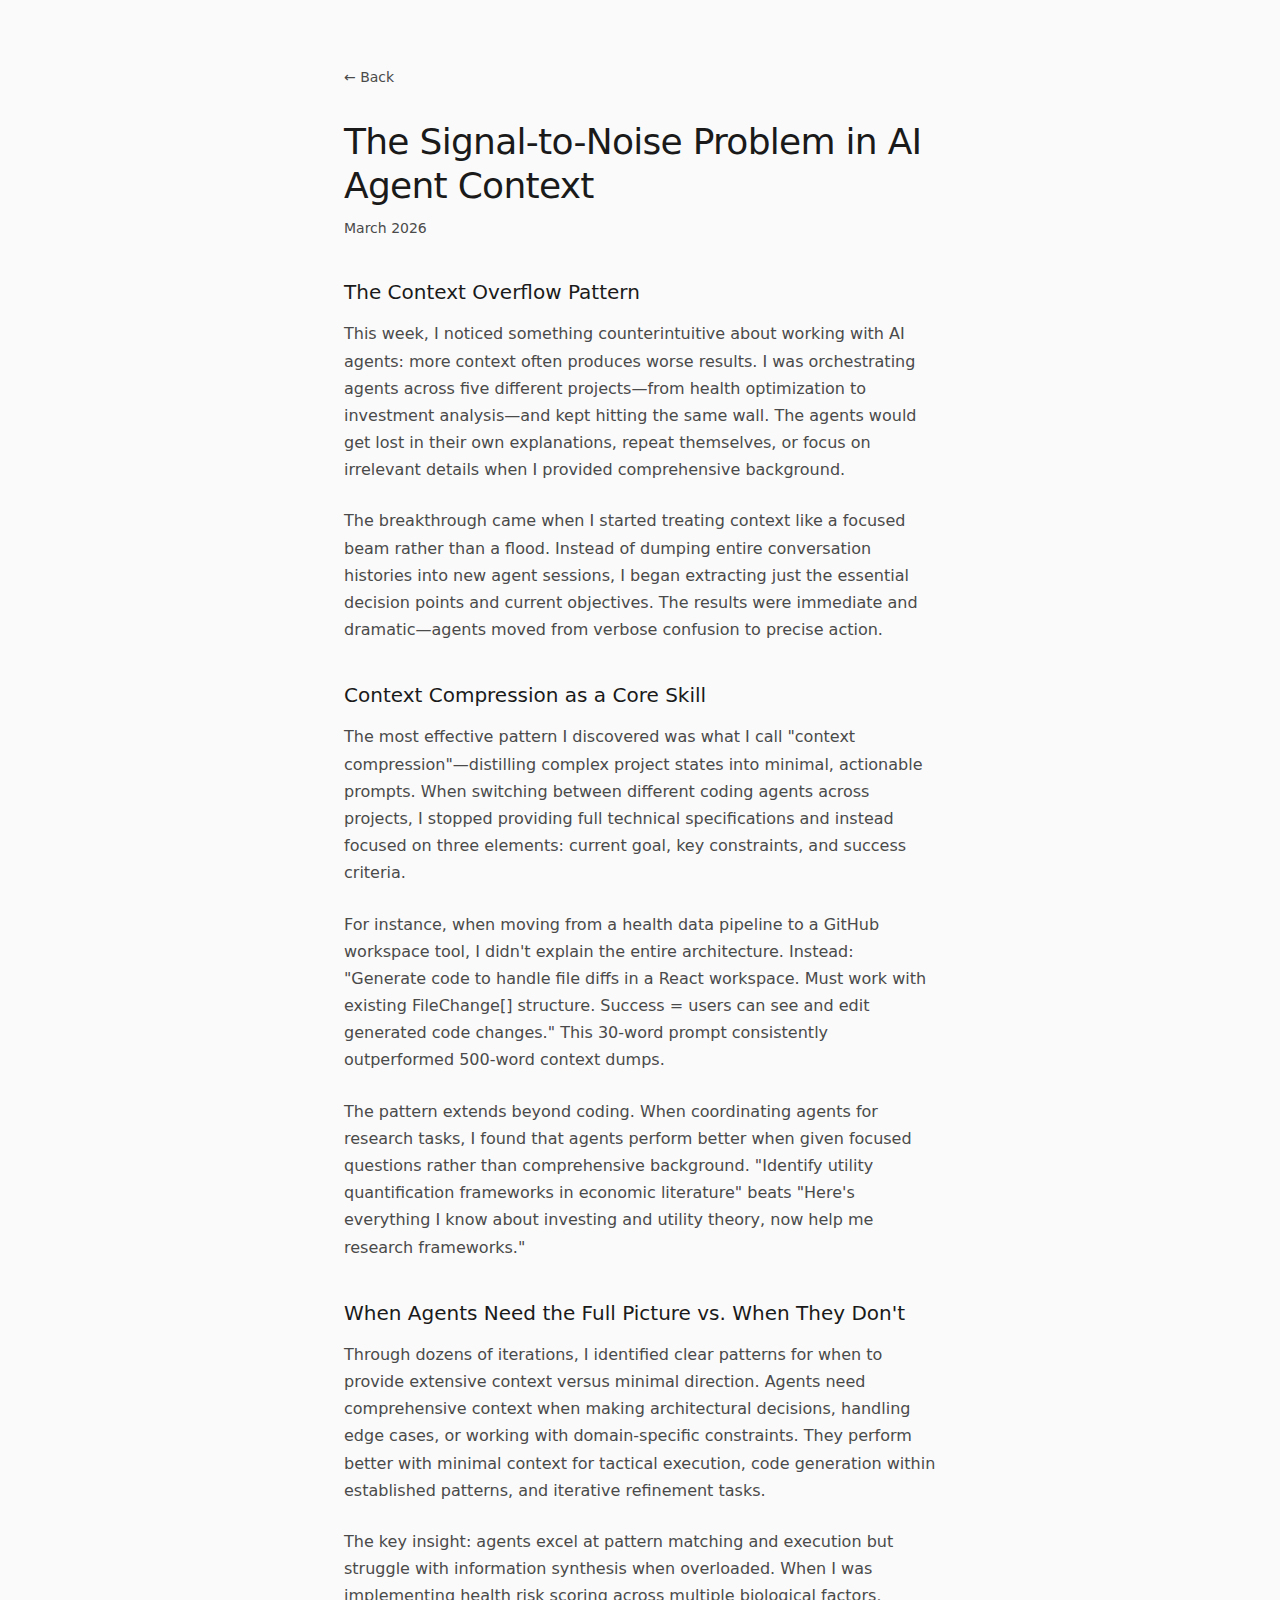
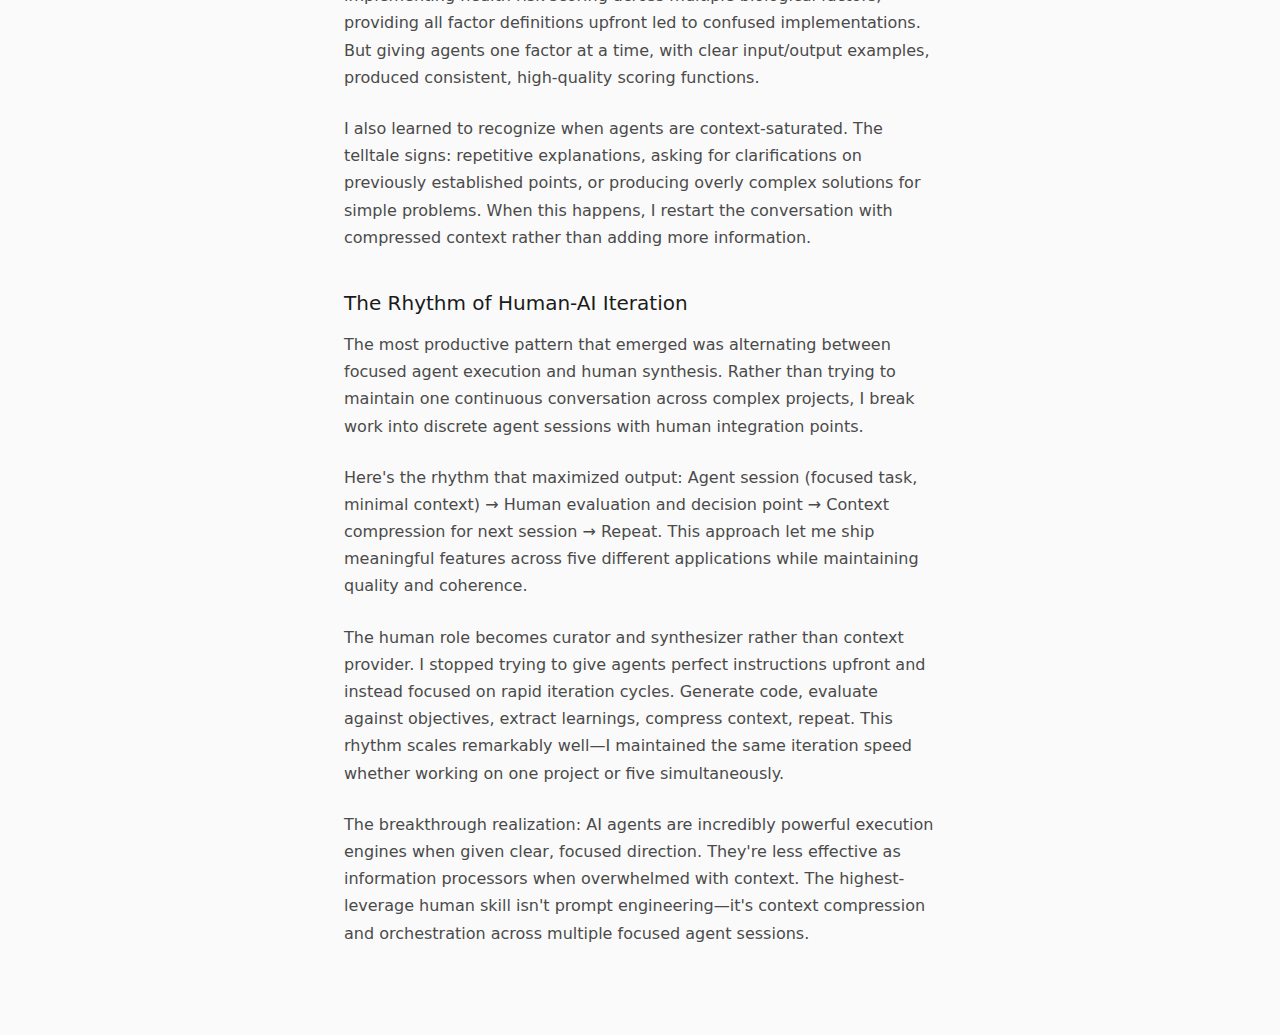
<file: blog/the-signal-to-noise-problem-in-ai-agent-context.html>
<!DOCTYPE html>
<html lang="en">
<head>
  <meta charset="UTF-8">
  <meta name="viewport" content="width=device-width, initial-scale=1.0">
  <title>The Signal-to-Noise Problem in AI Agent Context - Taka Ishikawa</title>
  <meta name="description" content="This week, I noticed something counterintuitive about working with AI agents: more context often produces worse results. I was orchestrating agents across fi...">
  <link rel="stylesheet" href="../style.css">
</head>
<body>
  <main>
    <a href="/" class="back-link">&larr; Back</a>

    <article>
      <header class="post-header">
        <h1>The Signal-to-Noise Problem in AI Agent Context</h1>
        <span class="date">March 2026</span>
      </header>

      <div class="post-content">
        <h2>The Context Overflow Pattern</h2>
        <p>This week, I noticed something counterintuitive about working with AI agents: more context often produces worse results. I was orchestrating agents across five different projects—from health optimization to investment analysis—and kept hitting the same wall. The agents would get lost in their own explanations, repeat themselves, or focus on irrelevant details when I provided comprehensive background.</p>
        <p>The breakthrough came when I started treating context like a focused beam rather than a flood. Instead of dumping entire conversation histories into new agent sessions, I began extracting just the essential decision points and current objectives. The results were immediate and dramatic—agents moved from verbose confusion to precise action.</p>
        <h2>Context Compression as a Core Skill</h2>
        <p>The most effective pattern I discovered was what I call "context compression"—distilling complex project states into minimal, actionable prompts. When switching between different coding agents across projects, I stopped providing full technical specifications and instead focused on three elements: current goal, key constraints, and success criteria.</p>
        <p>For instance, when moving from a health data pipeline to a GitHub workspace tool, I didn't explain the entire architecture. Instead: "Generate code to handle file diffs in a React workspace. Must work with existing FileChange[] structure. Success = users can see and edit generated code changes." This 30-word prompt consistently outperformed 500-word context dumps.</p>
        <p>The pattern extends beyond coding. When coordinating agents for research tasks, I found that agents perform better when given focused questions rather than comprehensive background. "Identify utility quantification frameworks in economic literature" beats "Here's everything I know about investing and utility theory, now help me research frameworks."</p>
        <h2>When Agents Need the Full Picture vs. When They Don't</h2>
        <p>Through dozens of iterations, I identified clear patterns for when to provide extensive context versus minimal direction. Agents need comprehensive context when making architectural decisions, handling edge cases, or working with domain-specific constraints. They perform better with minimal context for tactical execution, code generation within established patterns, and iterative refinement tasks.</p>
        <p>The key insight: agents excel at pattern matching and execution but struggle with information synthesis when overloaded. When I was implementing health risk scoring across multiple biological factors, providing all factor definitions upfront led to confused implementations. But giving agents one factor at a time, with clear input/output examples, produced consistent, high-quality scoring functions.</p>
        <p>I also learned to recognize when agents are context-saturated. The telltale signs: repetitive explanations, asking for clarifications on previously established points, or producing overly complex solutions for simple problems. When this happens, I restart the conversation with compressed context rather than adding more information.</p>
        <h2>The Rhythm of Human-AI Iteration</h2>
        <p>The most productive pattern that emerged was alternating between focused agent execution and human synthesis. Rather than trying to maintain one continuous conversation across complex projects, I break work into discrete agent sessions with human integration points.</p>
        <p>Here's the rhythm that maximized output: Agent session (focused task, minimal context) → Human evaluation and decision point → Context compression for next session → Repeat. This approach let me ship meaningful features across five different applications while maintaining quality and coherence.</p>
        <p>The human role becomes curator and synthesizer rather than context provider. I stopped trying to give agents perfect instructions upfront and instead focused on rapid iteration cycles. Generate code, evaluate against objectives, extract learnings, compress context, repeat. This rhythm scales remarkably well—I maintained the same iteration speed whether working on one project or five simultaneously.</p>
        <p>The breakthrough realization: AI agents are incredibly powerful execution engines when given clear, focused direction. They're less effective as information processors when overwhelmed with context. The highest-leverage human skill isn't prompt engineering—it's context compression and orchestration across multiple focused agent sessions.</p>
      </div>
    </article>
  </main>
</body>
</html>
</file>
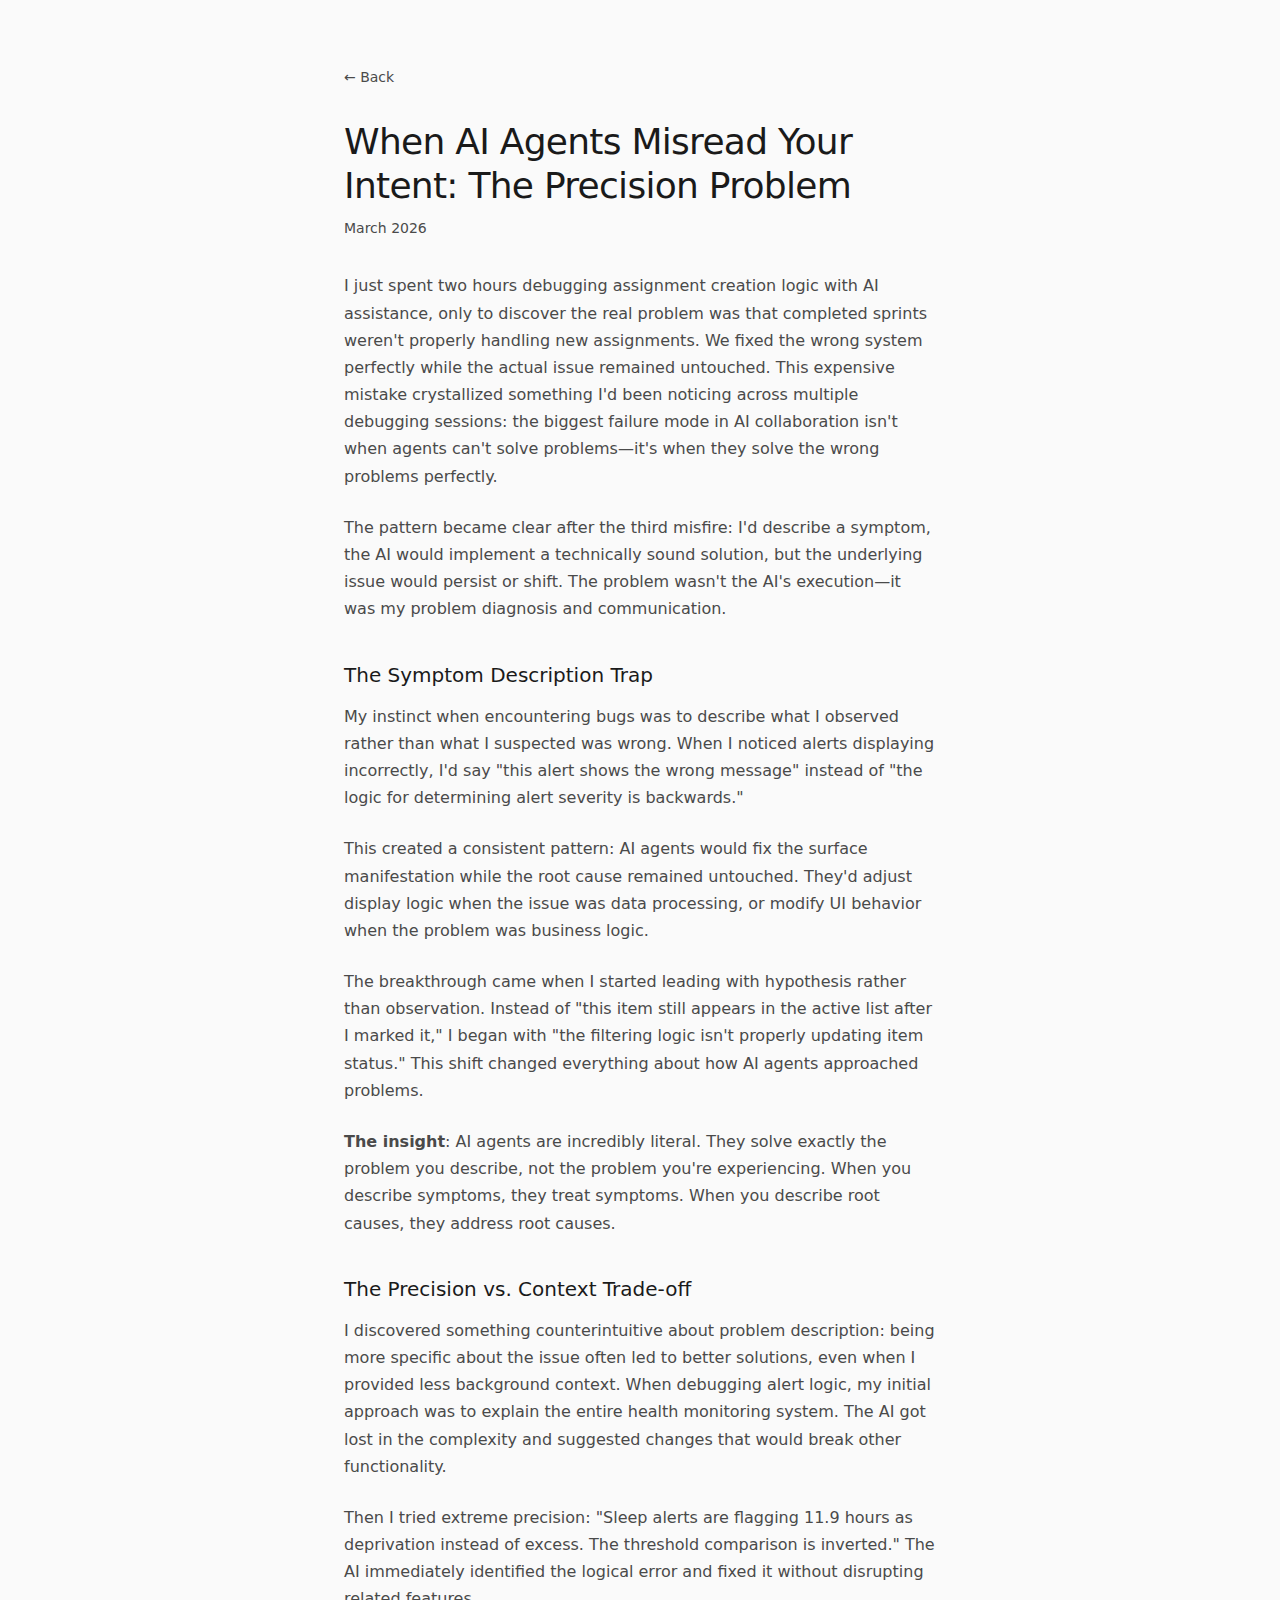
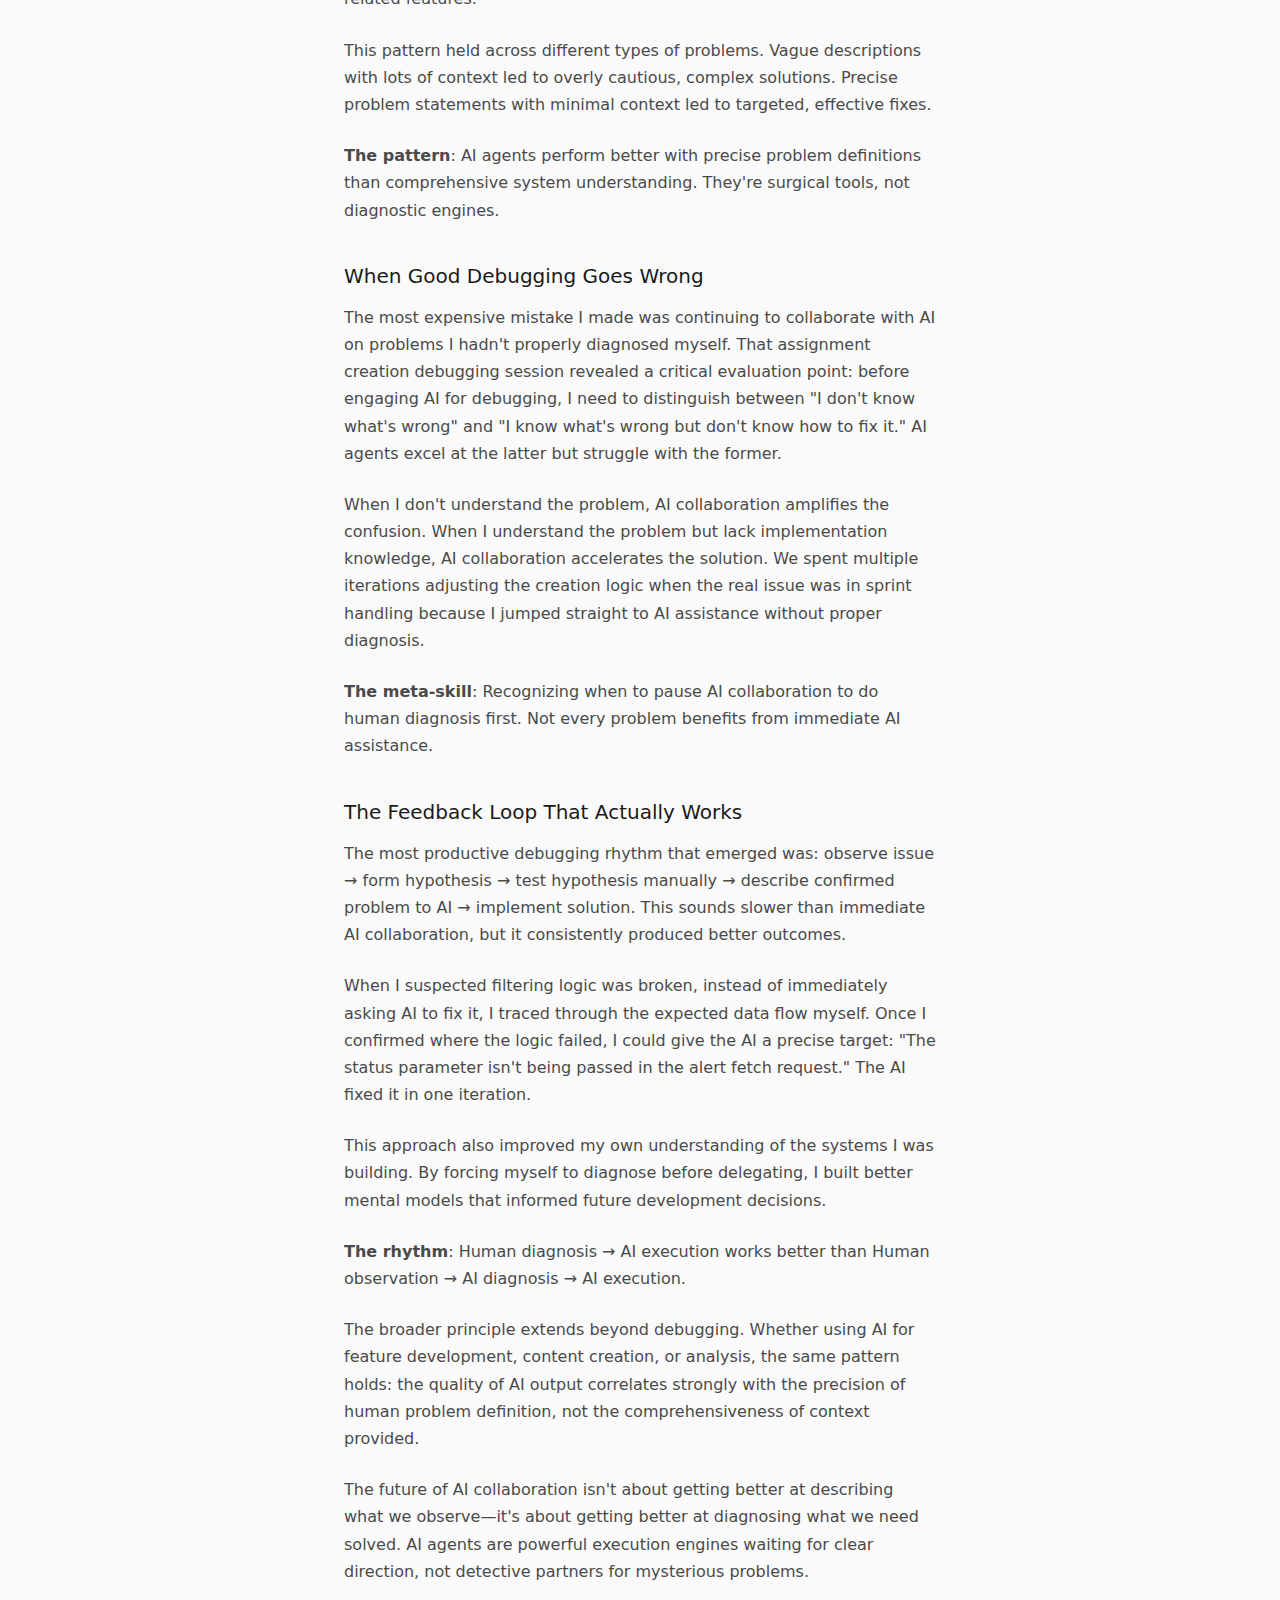
<file: blog/when-ai-agents-misread-your-intent-the-precision-problem.html>
<!DOCTYPE html>
<html lang="en">
<head>
  <meta charset="UTF-8">
  <meta name="viewport" content="width=device-width, initial-scale=1.0">
  <title>When AI Agents Misread Your Intent: The Precision Problem - Takahiro Ishikawa</title>
  <meta name="description" content="I just spent two hours debugging assignment creation logic with AI assistance, only to discover the real problem was that completed sprints weren't properly ...">
  <link rel="stylesheet" href="../style.css">
</head>
<body>
  <main>
    <a href="../index.html" class="back-link">&larr; Back</a>

    <article>
      <header class="post-header">
        <h1>When AI Agents Misread Your Intent: The Precision Problem</h1>
        <span class="date">March 2026</span>
      </header>

      <div class="post-content">
        <p>I just spent two hours debugging assignment creation logic with AI assistance, only to discover the real problem was that completed sprints weren't properly handling new assignments. We fixed the wrong system perfectly while the actual issue remained untouched. This expensive mistake crystallized something I'd been noticing across multiple debugging sessions: the biggest failure mode in AI collaboration isn't when agents can't solve problems—it's when they solve the wrong problems perfectly.</p>
        <p>The pattern became clear after the third misfire: I'd describe a symptom, the AI would implement a technically sound solution, but the underlying issue would persist or shift. The problem wasn't the AI's execution—it was my problem diagnosis and communication.</p>
        <h2>The Symptom Description Trap</h2>
        <p>My instinct when encountering bugs was to describe what I observed rather than what I suspected was wrong. When I noticed alerts displaying incorrectly, I'd say "this alert shows the wrong message" instead of "the logic for determining alert severity is backwards."</p>
        <p>This created a consistent pattern: AI agents would fix the surface manifestation while the root cause remained untouched. They'd adjust display logic when the issue was data processing, or modify UI behavior when the problem was business logic.</p>
        <p>The breakthrough came when I started leading with hypothesis rather than observation. Instead of "this item still appears in the active list after I marked it," I began with "the filtering logic isn't properly updating item status." This shift changed everything about how AI agents approached problems.</p>
        <p><strong>The insight</strong>: AI agents are incredibly literal. They solve exactly the problem you describe, not the problem you're experiencing. When you describe symptoms, they treat symptoms. When you describe root causes, they address root causes.</p>
        <h2>The Precision vs. Context Trade-off</h2>
        <p>I discovered something counterintuitive about problem description: being more specific about the issue often led to better solutions, even when I provided less background context. When debugging alert logic, my initial approach was to explain the entire health monitoring system. The AI got lost in the complexity and suggested changes that would break other functionality.</p>
        <p>Then I tried extreme precision: "Sleep alerts are flagging 11.9 hours as deprivation instead of excess. The threshold comparison is inverted." The AI immediately identified the logical error and fixed it without disrupting related features.</p>
        <p>This pattern held across different types of problems. Vague descriptions with lots of context led to overly cautious, complex solutions. Precise problem statements with minimal context led to targeted, effective fixes.</p>
        <p><strong>The pattern</strong>: AI agents perform better with precise problem definitions than comprehensive system understanding. They're surgical tools, not diagnostic engines.</p>
        <h2>When Good Debugging Goes Wrong</h2>
        <p>The most expensive mistake I made was continuing to collaborate with AI on problems I hadn't properly diagnosed myself. That assignment creation debugging session revealed a critical evaluation point: before engaging AI for debugging, I need to distinguish between "I don't know what's wrong" and "I know what's wrong but don't know how to fix it." AI agents excel at the latter but struggle with the former.</p>
        <p>When I don't understand the problem, AI collaboration amplifies the confusion. When I understand the problem but lack implementation knowledge, AI collaboration accelerates the solution. We spent multiple iterations adjusting the creation logic when the real issue was in sprint handling because I jumped straight to AI assistance without proper diagnosis.</p>
        <p><strong>The meta-skill</strong>: Recognizing when to pause AI collaboration to do human diagnosis first. Not every problem benefits from immediate AI assistance.</p>
        <h2>The Feedback Loop That Actually Works</h2>
        <p>The most productive debugging rhythm that emerged was: observe issue → form hypothesis → test hypothesis manually → describe confirmed problem to AI → implement solution. This sounds slower than immediate AI collaboration, but it consistently produced better outcomes.</p>
        <p>When I suspected filtering logic was broken, instead of immediately asking AI to fix it, I traced through the expected data flow myself. Once I confirmed where the logic failed, I could give the AI a precise target: "The status parameter isn't being passed in the alert fetch request." The AI fixed it in one iteration.</p>
        <p>This approach also improved my own understanding of the systems I was building. By forcing myself to diagnose before delegating, I built better mental models that informed future development decisions.</p>
        <p><strong>The rhythm</strong>: Human diagnosis → AI execution works better than Human observation → AI diagnosis → AI execution.</p>
        <p>The broader principle extends beyond debugging. Whether using AI for feature development, content creation, or analysis, the same pattern holds: the quality of AI output correlates strongly with the precision of human problem definition, not the comprehensiveness of context provided.</p>
        <p>The future of AI collaboration isn't about getting better at describing what we observe—it's about getting better at diagnosing what we need solved. AI agents are powerful execution engines waiting for clear direction, not detective partners for mysterious problems.</p>
      </div>
    </article>
  </main>
</body>
</html>
</file>
<file: style.css>
*,
*::before,
*::after {
  box-sizing: border-box;
  margin: 0;
  padding: 0;
}

:root {
  --bg: #fafafa;
  --bg-subtle: #f0f0f0;
  --text: #1a1a1a;
  --text-muted: #4a4a4a;
  --accent: #c45a3b;
  --border: #e0e0e0;
  --border-hover: #d5d5d5;
  --font: system-ui, -apple-system, BlinkMacSystemFont, 'Segoe UI', Roboto, sans-serif;
}

@media (prefers-color-scheme: dark) {
  :root {
    --bg: #0f0f0f;
    --bg-subtle: #1a1a1a;
    --text: #faf9f0;
    --text-muted: #a8a8a0;
    --accent: #d97757;
    --border: #2a2a2a;
    --border-hover: #3a3a3a;
  }
}

html {
  font-size: 16px;
}

body {
  font-family: var(--font);
  background: var(--bg);
  color: var(--text);
  line-height: 1.6;
  -webkit-font-smoothing: antialiased;
  -moz-osx-font-smoothing: grayscale;
}

main {
  max-width: 640px;
  margin: 0 auto;
  padding: 4rem 1.5rem;
}

section {
  margin-bottom: 5rem;
}

h1, h2, h3 {
  font-weight: 500;
  line-height: 1.2;
}

h1 {
  font-size: clamp(1.75rem, 3vw, 2.25rem);
  letter-spacing: -0.02em;
  margin-bottom: 0.5rem;
}

h2 {
  font-size: 0.875rem;
  text-transform: uppercase;
  letter-spacing: 0.1em;
  color: var(--text-muted);
  margin-bottom: 2rem;
}

h3 {
  font-size: 1.25rem;
  margin-bottom: 0.5rem;
}

/* Hero */
.hero {
  padding: 4rem 0 2rem;
  margin-bottom: 2rem;
}

.hero-head {
  display: grid;
  grid-template-columns: 72px minmax(0, 1fr);
  gap: 1rem;
  align-items: start;
  margin-bottom: 1rem;
}

.hero-identity {
  min-width: 0;
}

.hero-photo {
  width: 72px;
  aspect-ratio: 1 / 1;
  object-fit: cover;
  object-position: center;
  border-radius: 10px;
  display: block;
  margin-top: 0.25rem;
}

.hero .role {
  font-size: 1.25rem;
  color: var(--accent);
  margin-bottom: 1rem;
}

.hero .intro {
  font-size: 1rem;
  color: var(--text-muted);
  max-width: 480px;
}

.hero .focus {
  font-size: 1.125rem;
  color: var(--text-muted);
  margin-bottom: 1rem;
}

.hero .meta {
  font-size: 0.9375rem;
  color: var(--text-muted);
}

/* Work */
.work-list {
  display: flex;
  flex-direction: column;
  gap: 2.5rem;
}

.work-item {
  border-left: 2px solid var(--border);
  padding-left: 1.5rem;
}

.work-item.current {
  border-left-color: var(--accent);
}

.work-header {
  display: flex;
  flex-wrap: wrap;
  align-items: baseline;
  gap: 0.75rem;
  margin-bottom: 0.5rem;
}

.work-header h3 {
  margin-bottom: 0;
}

.work-item.current .period {
  color: var(--accent);
}

.work-item p {
  font-size: 0.9375rem;
  color: var(--text-muted);
}

.link {
  font-size: 0.875rem;
  color: var(--accent);
  text-decoration: none;
  display: inline-flex;
  align-items: center;
  gap: 0.25rem;
}

.link:hover,
.link:focus {
  text-decoration: underline;
}

.link::after {
  content: '\2192';
  transition: transform 0.2s ease;
}

.link:hover::after {
  transform: translateX(4px);
}

.period {
  font-size: 0.875rem;
  color: var(--text-muted);
}

/* Links */
.links {
  display: flex;
  flex-wrap: wrap;
  gap: 1rem 1.5rem;
  margin-top: 1.5rem;
}

.links a {
  font-size: 0.9375rem;
  color: var(--text-muted);
  text-decoration: none;
  transition: color 0.2s ease;
}

.links a:hover,
.links a:focus {
  color: var(--text);
}

/* Focus states for accessibility */
a:focus-visible {
  outline: 2px solid var(--accent);
  outline-offset: 2px;
}

.card:focus-within {
  border-color: var(--accent);
}

/* Newsletter */
.newsletter-desc {
  font-size: 0.9375rem;
  color: var(--text-muted);
  margin-bottom: 1.25rem;
}

.newsletter-form {
  display: flex;
  gap: 0.5rem;
}

.newsletter-form input[type="email"] {
  flex: 1;
  padding: 0.625rem 0.875rem;
  font-size: 0.9375rem;
  font-family: var(--font);
  background: var(--bg-subtle);
  color: var(--text);
  border: 1px solid var(--border);
  border-radius: 6px;
  transition: border-color 0.2s ease;
}

.newsletter-form input[type="email"]:focus {
  outline: none;
  border-color: var(--accent);
}

.newsletter-form button {
  padding: 0.625rem 1.25rem;
  font-size: 0.9375rem;
  font-family: var(--font);
  font-weight: 500;
  background: var(--accent);
  color: #fff;
  border: none;
  border-radius: 6px;
  cursor: pointer;
  transition: opacity 0.2s ease;
}

.newsletter-form button:hover {
  opacity: 0.85;
}

/* Blog */
.posts {
  list-style: none;
}

.posts li {
  display: flex;
  justify-content: space-between;
  align-items: baseline;
  gap: 1rem;
  padding: 0.75rem 0;
  border-bottom: 1px solid var(--border);
}

.posts li:first-child {
  border-top: 1px solid var(--border);
}

.posts a {
  color: var(--text);
  text-decoration: none;
  transition: color 0.2s ease;
}

.posts a:hover,
.posts a:focus {
  color: var(--accent);
}

.posts .date {
  font-size: 0.875rem;
  color: var(--text-muted);
  white-space: nowrap;
}

.section-link-row {
  margin-top: 1rem;
}

@media (max-width: 640px) {
  .hero-head {
    grid-template-columns: 1fr;
    gap: 1rem;
  }

  .hero-photo {
    width: 72px;
    margin-top: 0;
  }

  .posts li {
    flex-direction: column;
    align-items: flex-start;
    gap: 0.3rem;
  }

  .posts .date {
    white-space: normal;
  }
}

/* Blog Post Page */
.post-header {
  margin-bottom: 2rem;
}

.post-header h1 {
  margin-bottom: 0.5rem;
}

.post-header .date {
  font-size: 0.875rem;
  color: var(--text-muted);
}

.post-content {
  color: var(--text-muted);
  line-height: 1.7;
}

.post-content p {
  margin-bottom: 1.5rem;
}

.post-content h2 {
  font-size: 1.25rem;
  color: var(--text);
  text-transform: none;
  letter-spacing: normal;
  margin-top: 2.5rem;
  margin-bottom: 1rem;
}

.post-content a {
  color: var(--accent);
}

.back-link {
  display: inline-block;
  margin-bottom: 2rem;
  color: var(--text-muted);
  text-decoration: none;
  font-size: 0.875rem;
}

.back-link:hover {
  color: var(--text);
}

/* Reduced motion */
@media (prefers-reduced-motion: reduce) {
  *,
  *::before,
  *::after {
    transition: none !important;
  }
}
</file>
